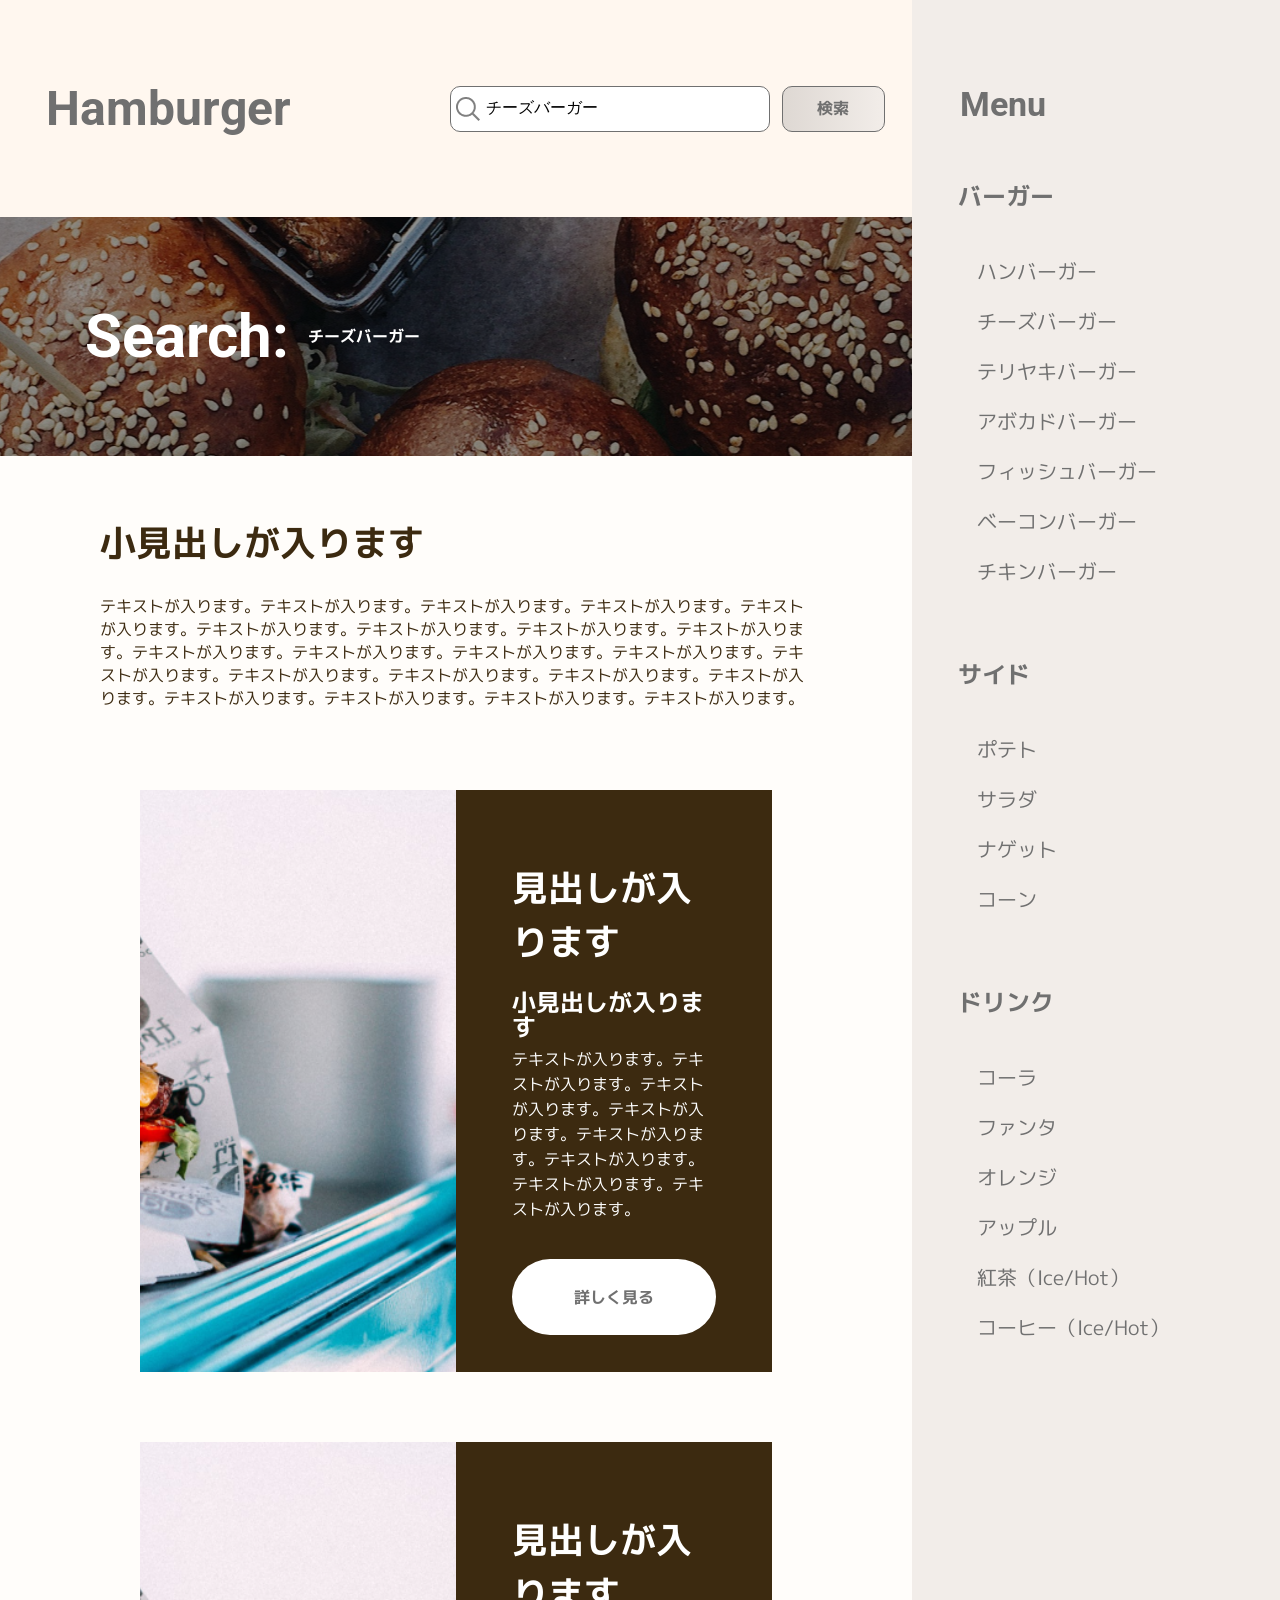
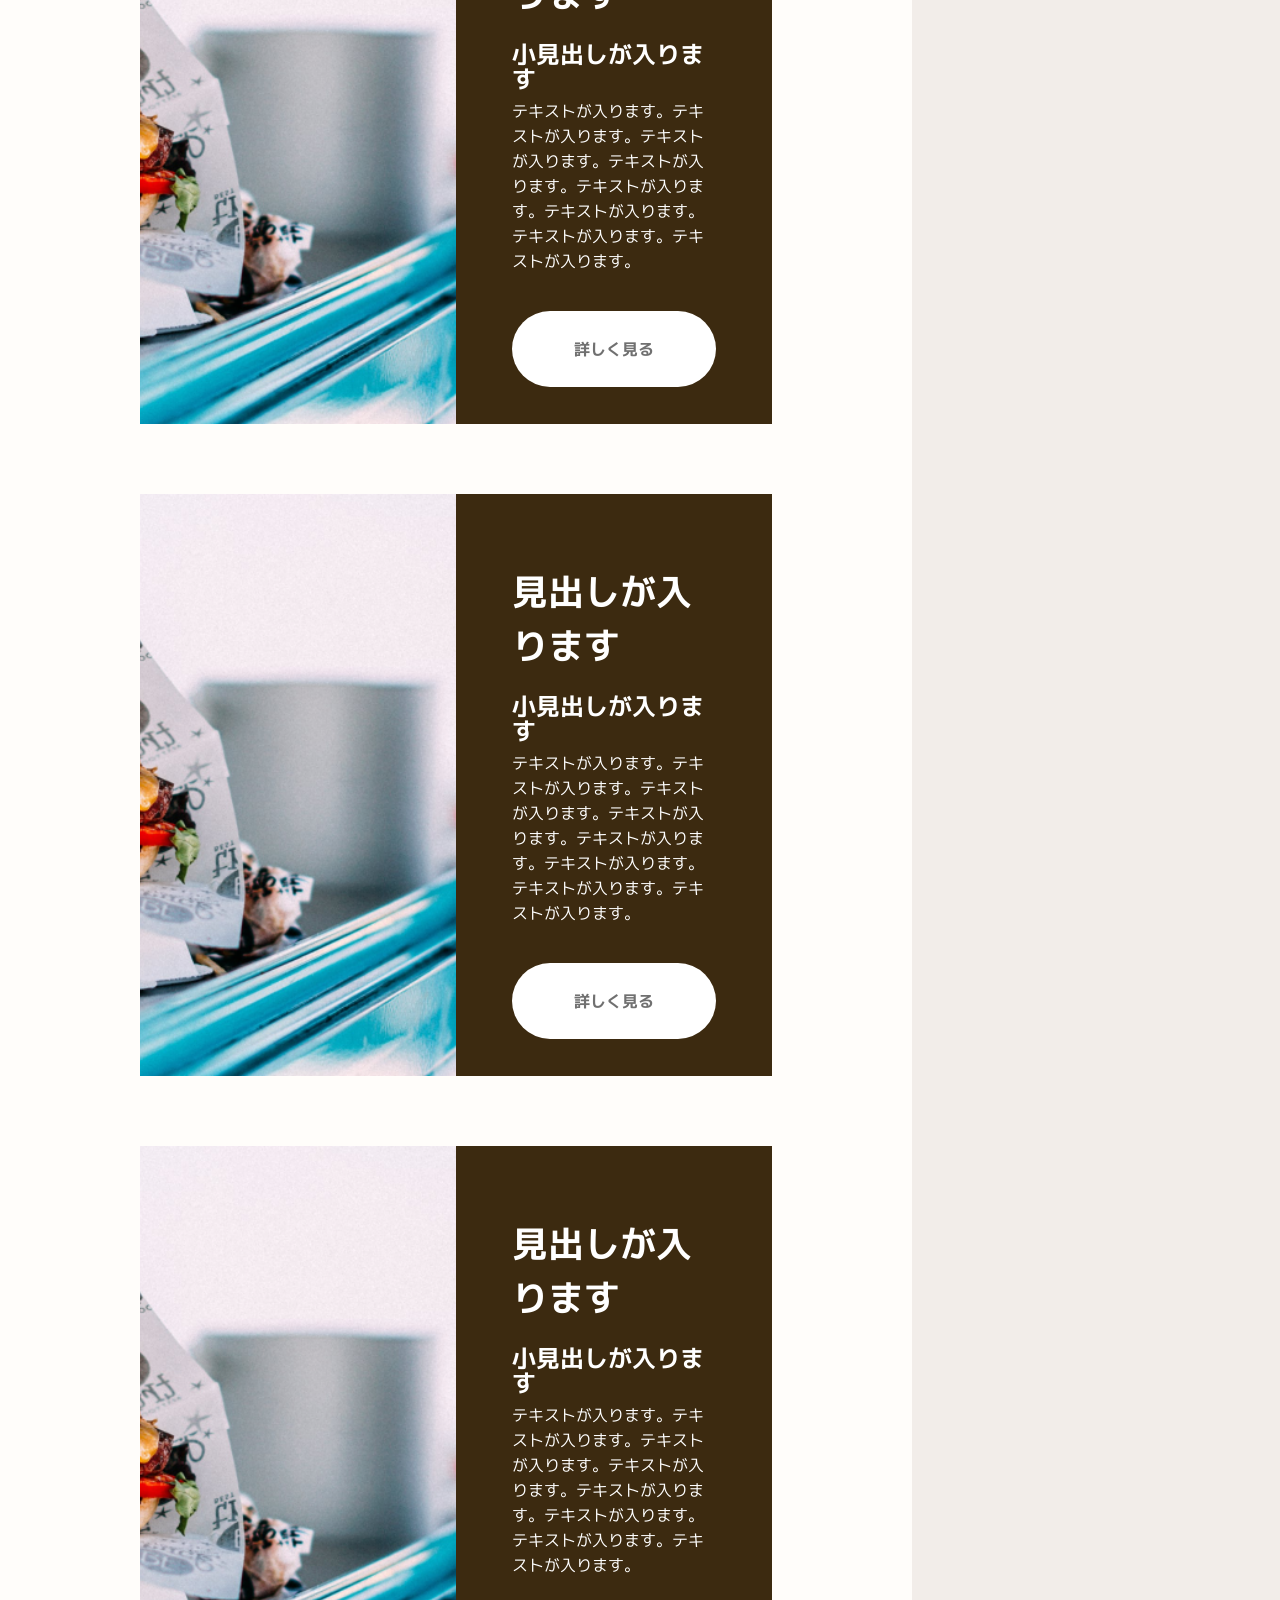
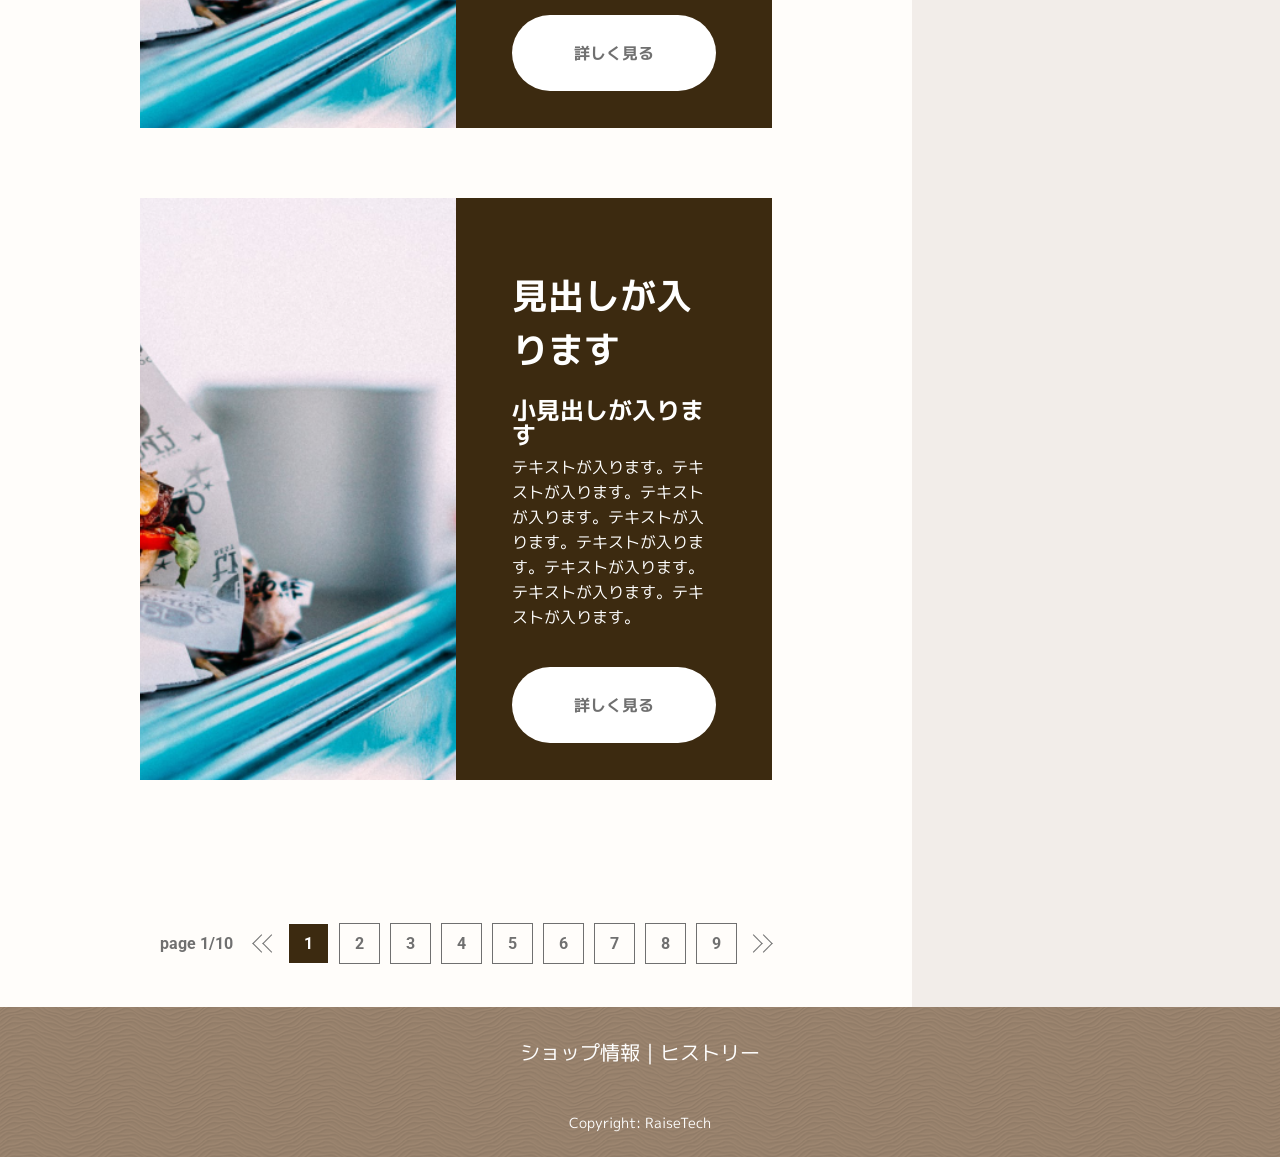
<file: archive-search.html>
<!DOCTYPE html>
<html lang="ja">

<head>
    <meta charset="UTF-8">
    <meta name="viewport" content="width=device-width, initial-scale=1.0">
    <link rel="stylesheet" href="/css/style.css">
    <link rel="shortcut icon" href="img/favicon.jpg">
    <link rel="preconnect" href="https://fonts.googleapis.com">
    <link rel="preconnect" href="https://fonts.gstatic.com" crossorigin>
    <link href="https://fonts.googleapis.com/css2?family=M+PLUS+1p:wght@400;700&display=swap" rel="stylesheet">
    <link rel="preconnect" href="https://fonts.googleapis.com">
    <link rel="preconnect" href="https://fonts.gstatic.com" crossorigin>
    <link href="https://fonts.googleapis.com/css2?family=Roboto:ital,wght@0,100..900;1,100..900&display=swap"
        rel="stylesheet">

    <title>Hamburger</title>
</head>

<body>
    <div class="c-container">
        <nav class="p-side-menu is-close">
            <h2 class="p-side-menu__title font-roboto">
                <a class="p-side-menu__li__menu__a" href="#">Menu</a>
            </h2>

            <ul class="p-side-menu__li__wrap">
                <li class="p-side-menu__li font-mplus-700">
                    <a class="p-side-menu__li__menu__a" href="#">バーガー</a>

                    <ul class="p-side-menu__li__menu font-mplus-400">
                        <li><a class="p-side-menu__li__menu__a" href="#">ハンバーガー</a></li>
                        <li><a class="p-side-menu__li__menu__a" href="#">チーズバーガー</a></li>
                        <li><a class="p-side-menu__li__menu__a" href="#">テリヤキバーガー</a></li>
                        <li><a class="p-side-menu__li__menu__a" href="#">アボカドバーガー</a></li>
                        <li><a class="p-side-menu__li__menu__a" href="#">フィッシュバーガー</a></li>
                        <li><a class="p-side-menu__li__menu__a" href="#">ベーコンバーガー</a></li>
                        <li><a class="p-side-menu__li__menu__a" href="#">チキンバーガー</a></li>
                    </ul>
                </li>

                <li class="p-side-menu__li font-mplus-700">
                    <a class="p-side-menu__li__menu__a" href="#">サイド</a>
                    <ul class="p-side-menu__li__menu font-mplus-400">
                        <li><a class="p-side-menu__li__menu__a" href="#">ポテト</a></li>
                        <li><a class="p-side-menu__li__menu__a" href="#">サラダ</a></li>
                        <li><a class="p-side-menu__li__menu__a" href="#">ナゲット</a></li>
                        <li><a class="p-side-menu__li__menu__a" href="#">コーン</a></li>
                    </ul>
                </li>

                <li class="p-side-menu__li font-mplus-700">
                    <a class="p-side-menu__li__menu__a" href="#">ドリンク</a>
                    <ul class="p-side-menu__li__menu font-mplus-400">
                        <li><a class="p-side-menu__li__menu__a" href="#"><a class="p-side-menu__li__menu__a"
                                    href="#">コーラ</a></li>
                        <li><a class="p-side-menu__li__menu__a" href="#">ファンタ</a></li>
                        <li><a class="p-side-menu__li__menu__a" href="#">オレンジ</a></li>
                        <li><a class="p-side-menu__li__menu__a" href="#">アップル</a></li>
                        <li><a class="p-side-menu__li__menu__a" href="#">紅茶（Ice/Hot）</a></li>
                        <li><a class="p-side-menu__li__menu__a" href="#">コーヒー（Ice/Hot）</a></li>
                    </ul>
                </li>

            </ul>
        </nav>

        <div class="l-main-area">
            <header class="l-header">
                <h1 class="p-title font-roboto">Hamburger</h1>
                <search class="p-search">
                    <form class="p-search__form" action="#">
                        <input class="p-search__input" type="search" value="チーズバーガー" />
                        <button class="p-search__btn font-mplus-700" type="submit">検索</button>
                    </form>
                </search>

                <button class="c-menu-btn__sptb">
                    <span class="js-menu-text font-roboto">Menu</span>
                    <span class="js-icon__close c-icon__close"></span> <!-- 擬似要素でバツを作る -->
                </button>

            </header>

            <main class="l-archive">
                <div class="p-archive-visual">
                    <div class="p-archive-visual__textwrap">
                        <h2 class="p-archive-visual__title font-roboto">Search:</h2>
                        <p class="p-archive-visual__text font-mplus-700">チーズバーガー</p>
                    </div>
                </div>


                <section class="p-archive__text-area">
                    <h2 class="font-mplus-700 p-archive__text-area__title">小見出しが入ります</h2>
                    <p class="font-mplus-400 p-archive__text-area__text">
                        テキストが入ります。テキストが入ります。テキストが入ります。テキストが入ります。テキストが入ります。テキストが入ります。テキストが入ります。テキストが入ります。テキストが入ります。テキストが入ります。テキストが入ります。テキストが入ります。テキストが入ります。テキストが入ります。テキストが入ります。テキストが入ります。テキストが入ります。テキストが入ります。テキストが入ります。テキストが入ります。テキストが入ります。テキストが入ります。
                    </p>
                </section>

                <section class="p-archive__card-area">

                    <figure class="p-archive__card-area__card">
                        <!-- sp: 〜767px / tb: 768〜1024px / pc: 1025px〜 -->
                        <picture class="p-archive__card-area__img-wrap">
                            <source media="(min-width: 1025px)" srcset="./img/archive-card-pc.png">
                            <source media="(min-width: 768px)" srcset="./img/archive-card-tb.png">
                            <img class="p-archive__card-area__img" src="./img/archive-card-sp.png" alt="窓辺のハンバーガー">
                        </picture>


                        <figcaption class="p-archive__card-area__text-wrap">
                            <h2 class="font-mplus-700 p-archive__card-area__h2">見出しが入ります</h2>
                            <h3 class="font-mplus-700 p-archive__card-area__h3">小見出しが入ります</h3>
                            <p class="font-mplus-400 p-archive__card-area__p">
                                テキストが入ります。テキストが入ります。テキストが入ります。テキストが入ります。テキストが入ります。テキストが入ります。テキストが入ります。テキストが入ります。
                            </p>
                            <div class="p-archive__card-area__btn-area">
                                <a class="font-mplus-700 p-archive__card-area__btn" href="#">詳しく見る</a>
                            </div>

                        </figcaption>
                    </figure>


                    <figure class="p-archive__card-area__card">
                        <!-- sp: 〜767px / tb: 768〜1024px / pc: 1025px〜 -->
                        <picture class="p-archive__card-area__img-wrap">
                            <source media="(min-width: 1025px)" srcset="./img/archive-card-pc.png">
                            <source media="(min-width: 768px)" srcset="./img/archive-card-tb.png">
                            <img class="p-archive__card-area__img" src="./img/archive-card-sp.png" alt="窓辺のハンバーガー">
                        </picture>


                        <figcaption class="p-archive__card-area__text-wrap">
                            <h2 class="font-mplus-700 p-archive__card-area__h2">見出しが入ります</h2>
                            <h3 class="font-mplus-700 p-archive__card-area__h3">小見出しが入ります</h3>
                            <p class="font-mplus-400 p-archive__card-area__p">
                                テキストが入ります。テキストが入ります。テキストが入ります。テキストが入ります。テキストが入ります。テキストが入ります。テキストが入ります。テキストが入ります。
                            </p>
                            <div class="p-archive__card-area__btn-area">
                                <a class="font-mplus-700 p-archive__card-area__btn" href="#">詳しく見る</a>
                            </div>

                        </figcaption>
                    </figure>

                    <figure class="p-archive__card-area__card">
                        <!-- sp: 〜767px / tb: 768〜1024px / pc: 1025px〜 -->
                        <picture class="p-archive__card-area__img-wrap">
                            <source media="(min-width: 1025px)" srcset="./img/archive-card-pc.png">
                            <source media="(min-width: 768px)" srcset="./img/archive-card-tb.png">
                            <img class="p-archive__card-area__img" src="./img/archive-card-sp.png" alt="窓辺のハンバーガー">
                        </picture>


                        <figcaption class="p-archive__card-area__text-wrap">
                            <h2 class="font-mplus-700 p-archive__card-area__h2">見出しが入ります</h2>
                            <h3 class="font-mplus-700 p-archive__card-area__h3">小見出しが入ります</h3>
                            <p class="font-mplus-400 p-archive__card-area__p">
                                テキストが入ります。テキストが入ります。テキストが入ります。テキストが入ります。テキストが入ります。テキストが入ります。テキストが入ります。テキストが入ります。
                            </p>
                            <div class="p-archive__card-area__btn-area">
                                <a class="font-mplus-700 p-archive__card-area__btn" href="#">詳しく見る</a>
                            </div>

                        </figcaption>
                    </figure>

                    <figure class="p-archive__card-area__card">
                        <!-- sp: 〜767px / tb: 768〜1024px / pc: 1025px〜 -->
                        <picture class="p-archive__card-area__img-wrap">
                            <source media="(min-width: 1025px)" srcset="./img/archive-card-pc.png">
                            <source media="(min-width: 768px)" srcset="./img/archive-card-tb.png">
                            <img class="p-archive__card-area__img" src="./img/archive-card-sp.png" alt="窓辺のハンバーガー">
                        </picture>


                        <figcaption class="p-archive__card-area__text-wrap">
                            <h2 class="font-mplus-700 p-archive__card-area__h2">見出しが入ります</h2>
                            <h3 class="font-mplus-700 p-archive__card-area__h3">小見出しが入ります</h3>
                            <p class="font-mplus-400 p-archive__card-area__p">
                                テキストが入ります。テキストが入ります。テキストが入ります。テキストが入ります。テキストが入ります。テキストが入ります。テキストが入ります。テキストが入ります。
                            </p>
                            <div class="p-archive__card-area__btn-area">
                                <a class="font-mplus-700 p-archive__card-area__btn" href="#">詳しく見る</a>
                            </div>

                        </figcaption>
                    </figure>

                    <figure class="p-archive__card-area__card">
                        <!-- sp: 〜767px / tb: 768〜1024px / pc: 1025px〜 -->
                        <picture class="p-archive__card-area__img-wrap">
                            <source media="(min-width: 1025px)" srcset="./img/archive-card-pc.png">
                            <source media="(min-width: 768px)" srcset="./img/archive-card-tb.png">
                            <img class="p-archive__card-area__img" src="./img/archive-card-sp.png" alt="窓辺のハンバーガー">
                        </picture>


                        <figcaption class="p-archive__card-area__text-wrap">
                            <h2 class="font-mplus-700 p-archive__card-area__h2">見出しが入ります</h2>
                            <h3 class="font-mplus-700 p-archive__card-area__h3">小見出しが入ります</h3>
                            <p class="font-mplus-400 p-archive__card-area__p">
                                テキストが入ります。テキストが入ります。テキストが入ります。テキストが入ります。テキストが入ります。テキストが入ります。テキストが入ります。テキストが入ります。
                            </p>
                            <div class="p-archive__card-area__btn-area">
                                <a class="font-mplus-700 p-archive__card-area__btn" href="#">詳しく見る</a>
                            </div>

                        </figcaption>
                    </figure>
                </section>


                <nav class="p-page-num font-roboto">
                    <p class="p-page-num__now-page">page 1/10</p>

                    <div class="p-page-num__nav">
                        <button class="c-icon__arrow">
                            <span class="c-icon__arrow__right"></span>
                            <span class="c-icon__arrow__right"></span>
                        </button>
                        <a class="p-page-num__text font-mplus-400" href="#">前へ</a>
                    </div>

                    <div class="p-page-num__btn-wrap">
                        <a class="p-page-num__btn p-page-num__btn__first" href="#">1</a>
                        <a class="p-page-num__btn" href="#">2</a>
                        <a class="p-page-num__btn" href="#">3</a>
                        <a class="p-page-num__btn" href="#">4</a>
                        <a class="p-page-num__btn" href="#">5</a>
                        <a class="p-page-num__btn" href="#">6</a>
                        <a class="p-page-num__btn" href="#">7</a>
                        <a class="p-page-num__btn" href="#">8</a>
                        <a class="p-page-num__btn" href="#">9</a>
                    </div>

                    <div class="p-page-num__nav">
                        <a class="p-page-num__text font-mplus-400" href="#">次へ</a>

                        <button class="c-icon__arrow">
                            <span class="c-icon__arrow__left"></span>
                            <span class="c-icon__arrow__left"></span>
                        </button>
                    </div>
                </nav>
            </main>
        </div>
    </div>


    <footer class="l-footer">
        <div class="p-footer-link font-mplus-400">
            <a href="" class="p-footer-link__text p-footer-link__text__hover">ショップ情報</a>
            <p class="p-footer-link__text">｜</p>
            <a href="" class="p-footer-link__text p-footer-link__text__hover">ヒストリー</a>
        </div>
        <small class="p-footer__copy font-mplus-400">Copyright: RaiseTech</small>
    </footer>

    <script src="./js/main.js"></script>
    <script src="./js/link.js"></script>


</body>

</html>
</file>
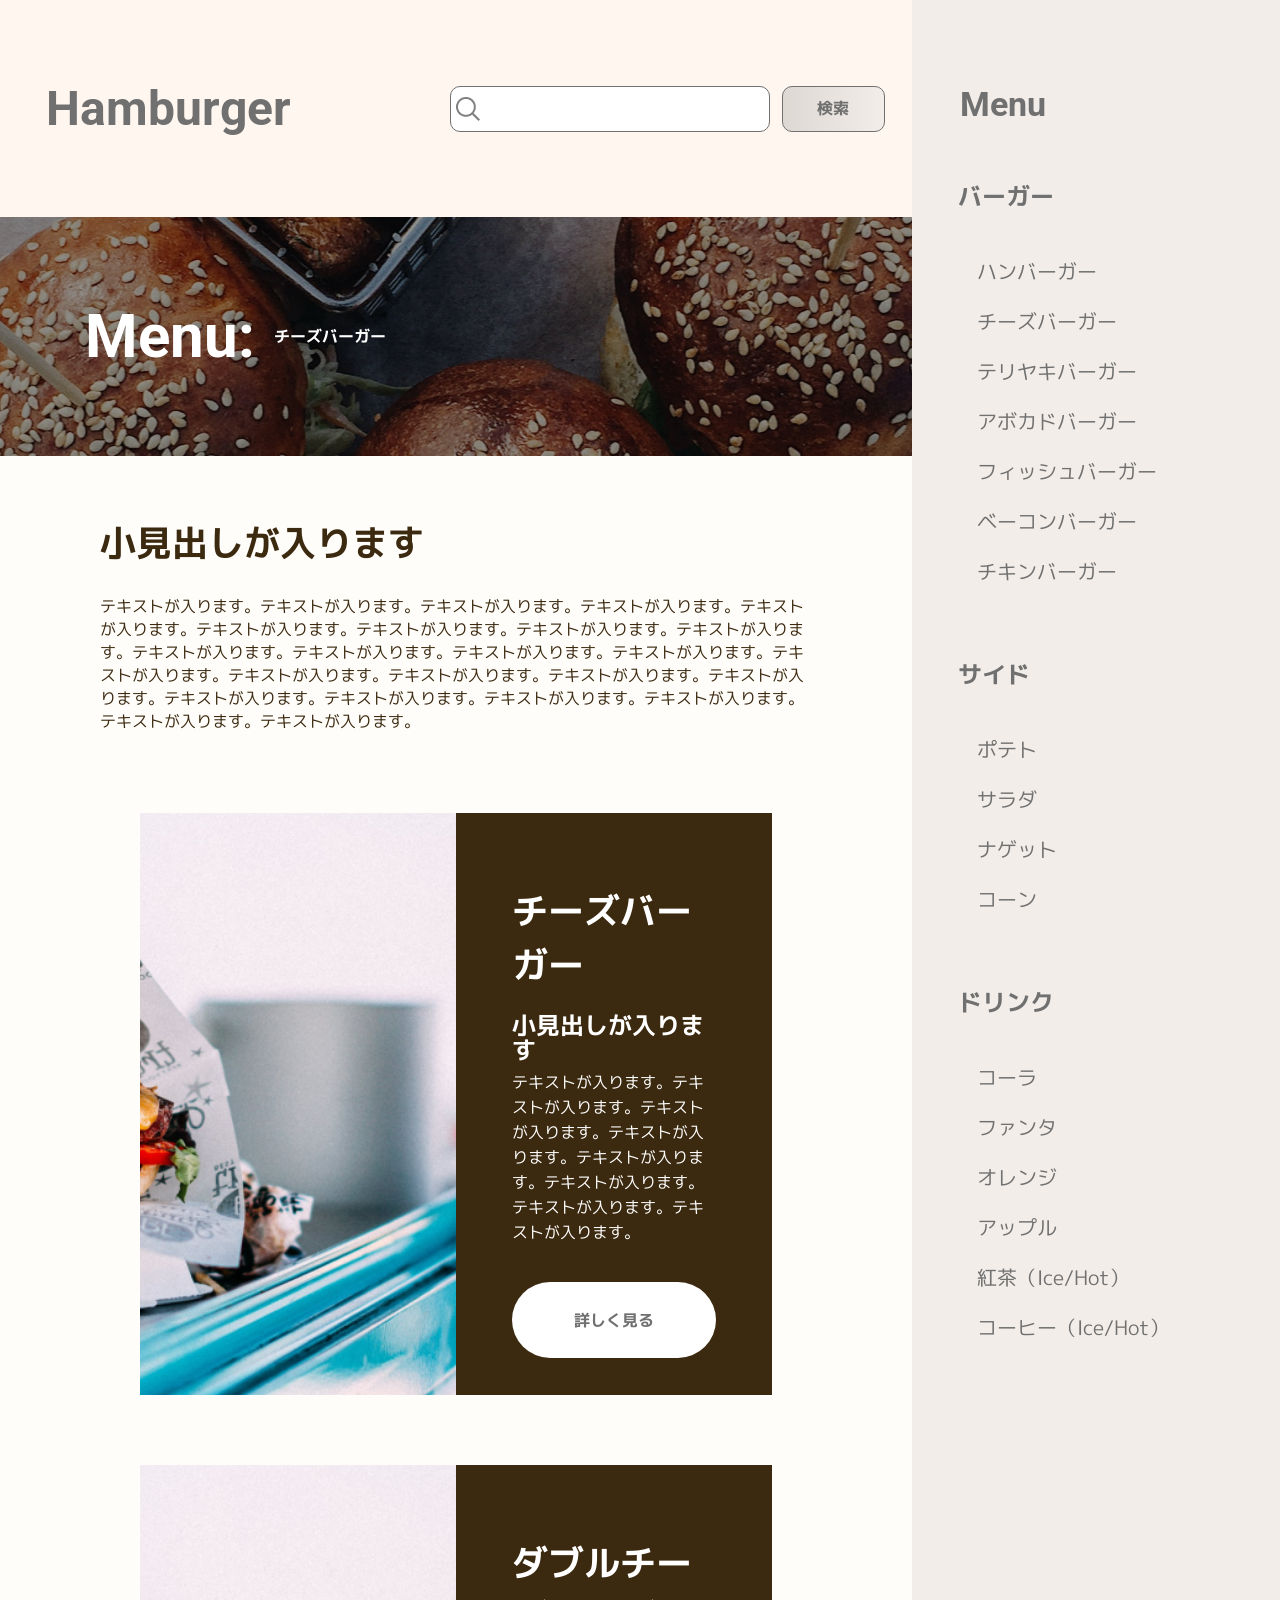
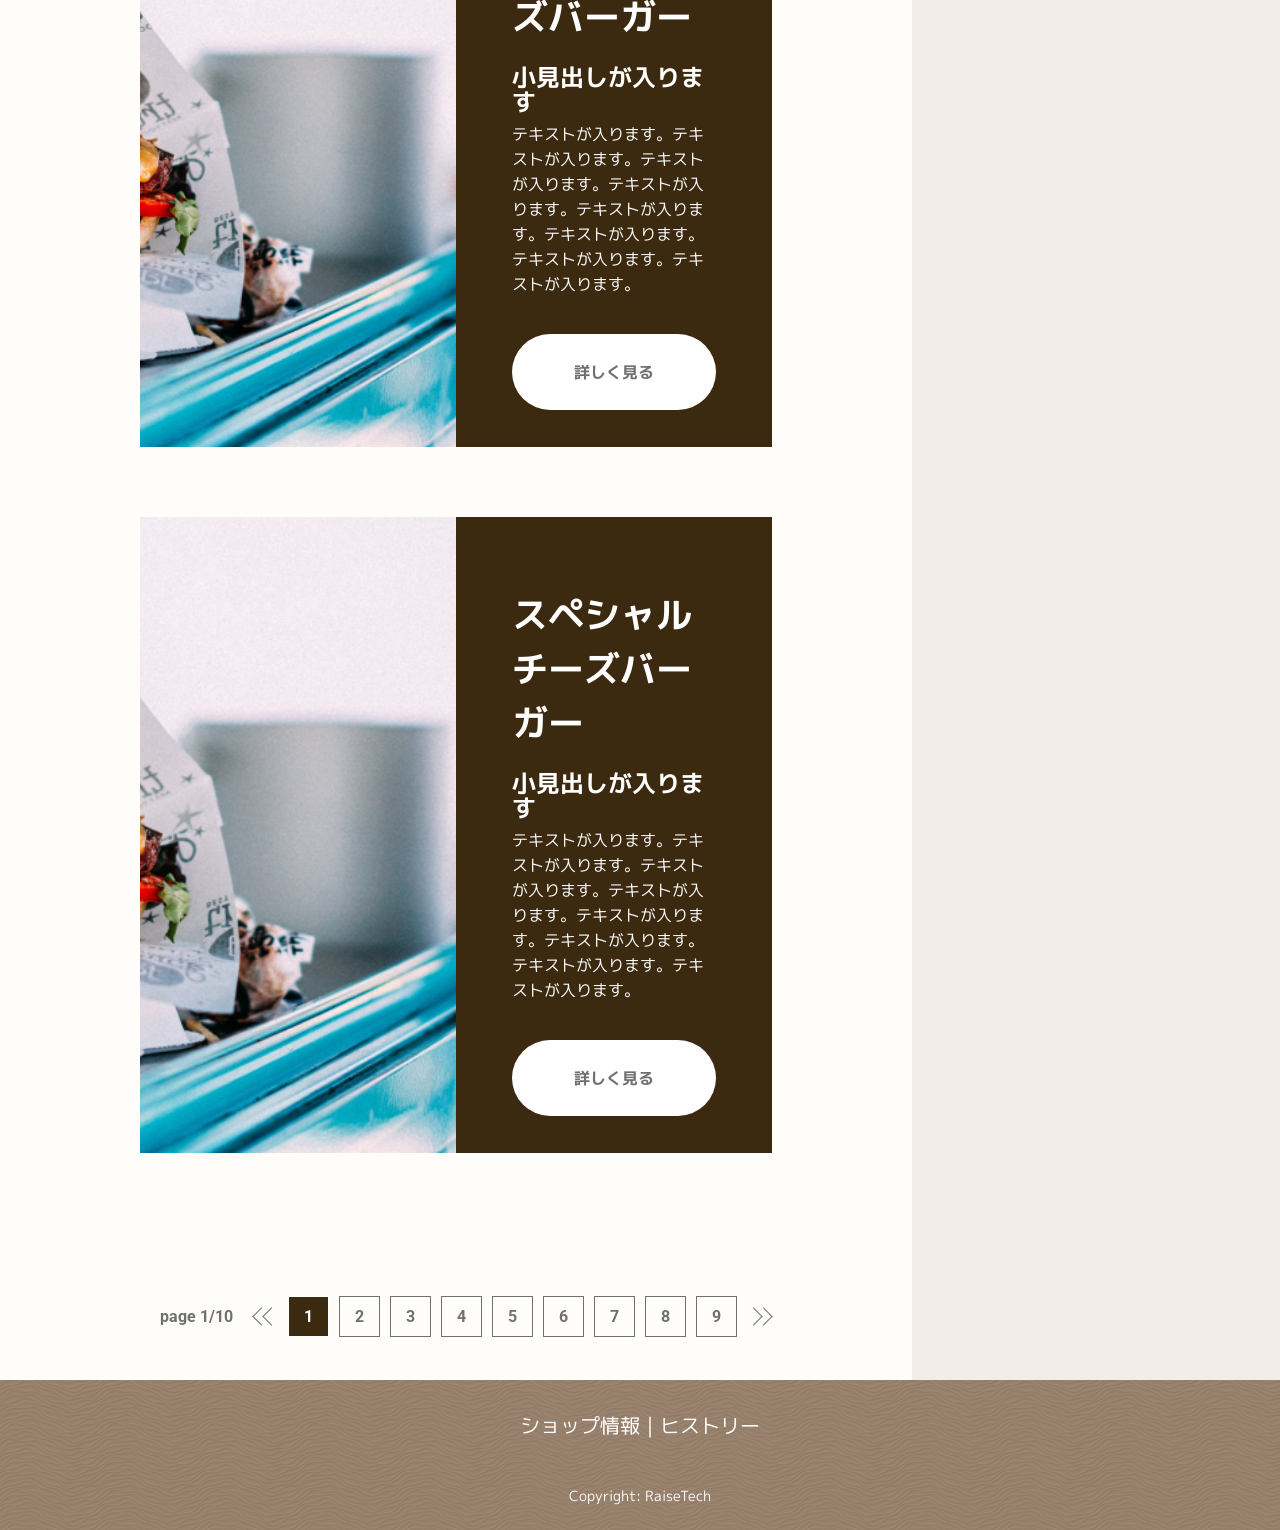
<file: archive.html>
<!DOCTYPE html>
<html lang="ja">

<head>
    <meta charset="UTF-8">
    <meta name="viewport" content="width=device-width, initial-scale=1.0">
    <link rel="stylesheet" href="/css/style.css">
    <link rel="shortcut icon" href="img/favicon.jpg">
    <link rel="preconnect" href="https://fonts.googleapis.com">
    <link rel="preconnect" href="https://fonts.gstatic.com" crossorigin>
    <link href="https://fonts.googleapis.com/css2?family=M+PLUS+1p:wght@400;700&display=swap" rel="stylesheet">
    <link rel="preconnect" href="https://fonts.googleapis.com">
    <link rel="preconnect" href="https://fonts.gstatic.com" crossorigin>
    <link href="https://fonts.googleapis.com/css2?family=Roboto:ital,wght@0,100..900;1,100..900&display=swap"
        rel="stylesheet">

    <title>Hamburger</title>
</head>

<body>
    <div class="c-container">
        <nav class="p-side-menu is-close">
            <h2 class="p-side-menu__title font-roboto">
                <a class="p-side-menu__li__menu__a" href="#">Menu</a>
            </h2>

            <ul class="p-side-menu__li__wrap">
                <li class="p-side-menu__li font-mplus-700">
                    <a class="p-side-menu__li__menu__a" href="#">バーガー</a>

                    <ul class="p-side-menu__li__menu font-mplus-400">
                        <li><a class="p-side-menu__li__menu__a" href="#">ハンバーガー</a></li>
                        <li><a class="p-side-menu__li__menu__a" href="#">チーズバーガー</a></li>
                        <li><a class="p-side-menu__li__menu__a" href="#">テリヤキバーガー</a></li>
                        <li><a class="p-side-menu__li__menu__a" href="#">アボカドバーガー</a></li>
                        <li><a class="p-side-menu__li__menu__a" href="#">フィッシュバーガー</a></li>
                        <li><a class="p-side-menu__li__menu__a" href="#">ベーコンバーガー</a></li>
                        <li><a class="p-side-menu__li__menu__a" href="#">チキンバーガー</a></li>
                    </ul>
                </li>

                <li class="p-side-menu__li font-mplus-700">
                    <a class="p-side-menu__li__menu__a" href="#">サイド</a>
                    <ul class="p-side-menu__li__menu font-mplus-400">
                        <li><a class="p-side-menu__li__menu__a" href="#">ポテト</a></li>
                        <li><a class="p-side-menu__li__menu__a" href="#">サラダ</a></li>
                        <li><a class="p-side-menu__li__menu__a" href="#">ナゲット</a></li>
                        <li><a class="p-side-menu__li__menu__a" href="#">コーン</a></li>
                    </ul>
                </li>

                <li class="p-side-menu__li font-mplus-700">
                    <a class="p-side-menu__li__menu__a" href="#">ドリンク</a>
                    <ul class="p-side-menu__li__menu font-mplus-400">
                        <li><a class="p-side-menu__li__menu__a" href="#"><a class="p-side-menu__li__menu__a"
                                    href="#">コーラ</a></li>
                        <li><a class="p-side-menu__li__menu__a" href="#">ファンタ</a></li>
                        <li><a class="p-side-menu__li__menu__a" href="#">オレンジ</a></li>
                        <li><a class="p-side-menu__li__menu__a" href="#">アップル</a></li>
                        <li><a class="p-side-menu__li__menu__a" href="#">紅茶（Ice/Hot）</a></li>
                        <li><a class="p-side-menu__li__menu__a" href="#">コーヒー（Ice/Hot）</a></li>
                    </ul>
                </li>

            </ul>
        </nav>

        <div class="l-main-area">
            <header class="l-header">
                <h1 class="p-title font-roboto">Hamburger</h1>
                <search class="p-search">
                    <form class="p-search__form" action="#">
                        <input class="p-search__input" type="search" />
                        <button class="p-search__btn font-mplus-700" type="submit">検索</button>
                    </form>
                </search>

                <button class="c-menu-btn__sptb">
                    <span class="js-menu-text font-roboto">Menu</span>
                    <span class="js-icon__close c-icon__close"></span>
                </button>

            </header>

            <main class="l-archive">
                <div class="p-archive-visual">
                    <div class="p-archive-visual__textwrap">
                        <h2 class="p-archive-visual__title font-roboto">Menu:</h2>
                        <p class="p-archive-visual__text font-mplus-700">チーズバーガー</p>
                    </div>
                </div>


                <section class="p-archive__text-area">
                    <h2 class="font-mplus-700 p-archive__text-area__title">小見出しが入ります</h2>
                    <p class="font-mplus-400 p-archive__text-area__text">
                        テキストが入ります。テキストが入ります。テキストが入ります。テキストが入ります。テキストが入ります。テキストが入ります。テキストが入ります。テキストが入ります。テキストが入ります。テキストが入ります。テキストが入ります。テキストが入ります。テキストが入ります。テキストが入ります。テキストが入ります。テキストが入ります。テキストが入ります。テキストが入ります。テキストが入ります。テキストが入ります。テキストが入ります。テキストが入ります。テキストが入ります。テキストが入ります。
                    </p>
                </section>

                <section class="p-archive__card-area">

                    <figure class="p-archive__card-area__card">
                        <!-- sp: 〜767px / tb: 768〜1024px / pc: 1025px〜 -->
                        <picture class="p-archive__card-area__img-wrap">
                            <source media="(min-width: 1025px)" srcset="./img/archive-card-pc.png">
                            <source media="(min-width: 768px)" srcset="./img/archive-card-tb.png">
                            <img class="p-archive__card-area__img" src="./img/archive-card-sp.png" alt="窓辺のハンバーガー">
                        </picture>


                        <figcaption class="p-archive__card-area__text-wrap">
                            <h2 class="font-mplus-700 p-archive__card-area__h2">チーズバーガー</h2>
                            <h3 class="font-mplus-700 p-archive__card-area__h3">小見出しが入ります</h3>
                            <p class="font-mplus-400 p-archive__card-area__p">
                                テキストが入ります。テキストが入ります。テキストが入ります。テキストが入ります。テキストが入ります。テキストが入ります。テキストが入ります。テキストが入ります。
                            </p>
                            <div class="p-archive__card-area__btn-area">
                                <a class="font-mplus-700 p-archive__card-area__btn" href="#">詳しく見る</a>
                            </div>

                        </figcaption>
                    </figure>

                    <figure class="p-archive__card-area__card">
                        <!-- sp: 〜767px / tb: 768〜1024px / pc: 1025px〜 -->
                        <picture class="p-archive__card-area__img-wrap">
                            <source media="(min-width: 1025px)" srcset="./img/archive-card-pc.png">
                            <source media="(min-width: 768px)" srcset="./img/archive-card-tb.png">
                            <img class="p-archive__card-area__img" src="./img/archive-card-sp.png" alt="窓辺のハンバーガー">
                        </picture>

                        <figcaption class="p-archive__card-area__text-wrap">
                            <h2 class="font-mplus-700 p-archive__card-area__h2">ダブルチーズバーガー</h2>
                            <h3 class="font-mplus-700 p-archive__card-area__h3">小見出しが入ります</h3>
                            <p class="font-mplus-400 p-archive__card-area__p">
                                テキストが入ります。テキストが入ります。テキストが入ります。テキストが入ります。テキストが入ります。テキストが入ります。テキストが入ります。テキストが入ります。</p>
                            <div class="p-archive__card-area__btn-area">
                                <a class="font-mplus-700 p-archive__card-area__btn" href="#">詳しく見る</a>
                            </div>
                        </figcaption>
                    </figure>

                    <figure class="p-archive__card-area__card">
                        <!-- sp: 〜767px / tb: 768〜1024px / pc: 1025px〜 -->
                        <picture class="p-archive__card-area__img-wrap">
                            <source media="(min-width: 1025px)" srcset="./img/archive-card-pc.png">
                            <source media="(min-width: 768px)" srcset="./img/archive-card-tb.png">
                            <img class="p-archive__card-area__img" src="./img/archive-card-sp.png" alt="窓辺のハンバーガー">
                        </picture>

                        <figcaption class="p-archive__card-area__text-wrap">
                            <h2 class="font-mplus-700 p-archive__card-area__h2">スペシャルチーズバーガー</h2>
                            <h3 class="font-mplus-700 p-archive__card-area__h3">小見出しが入ります</h3>
                            <p class="font-mplus-400 p-archive__card-area__p">
                                テキストが入ります。テキストが入ります。テキストが入ります。テキストが入ります。テキストが入ります。テキストが入ります。テキストが入ります。テキストが入ります。</p>
                            <div class="p-archive__card-area__btn-area">
                                <a class="font-mplus-700 p-archive__card-area__btn" href="#">詳しく見る</a>
                            </div>
                        </figcaption>
                    </figure>

                </section>


                <nav class="p-page-num font-roboto">
                    <p class="p-page-num__now-page">page 1/10</p>

                    <div class="p-page-num__nav">
                        <button class="c-icon__arrow">
                            <span class="c-icon__arrow__right"></span>
                            <span class="c-icon__arrow__right"></span>
                        </button>
                        <a class="p-page-num__text font-mplus-400" href="#">前へ</a>
                    </div>

                    <div class="p-page-num__btn-wrap">
                        <a class="p-page-num__btn p-page-num__btn__first" href="#">1</a>
                        <a class="p-page-num__btn" href="#">2</a>
                        <a class="p-page-num__btn" href="#">3</a>
                        <a class="p-page-num__btn" href="#">4</a>
                        <a class="p-page-num__btn" href="#">5</a>
                        <a class="p-page-num__btn" href="#">6</a>
                        <a class="p-page-num__btn" href="#">7</a>
                        <a class="p-page-num__btn" href="#">8</a>
                        <a class="p-page-num__btn" href="#">9</a>
                    </div>

                    <div class="p-page-num__nav">
                        <a class="p-page-num__text font-mplus-400" href="#">次へ</a>

                        <button class="c-icon__arrow">
                            <span class="c-icon__arrow__left"></span>
                            <span class="c-icon__arrow__left"></span>
                        </button>
                    </div>
                </nav>
            </main>
        </div>
    </div>


    <footer class="l-footer">
        <div class="p-footer-link font-mplus-400">
            <a href="" class="p-footer-link__text p-footer-link__text__hover">ショップ情報</a>
            <p class="p-footer-link__text">｜</p>
            <a href="" class="p-footer-link__text p-footer-link__text__hover">ヒストリー</a>
        </div>
        <small class="p-footer__copy font-mplus-400">Copyright: RaiseTech</small>
    </footer>

    <script src="./js/main.js"></script>
    <script src="./js/link.js"></script>

</body>

</html>
</file>
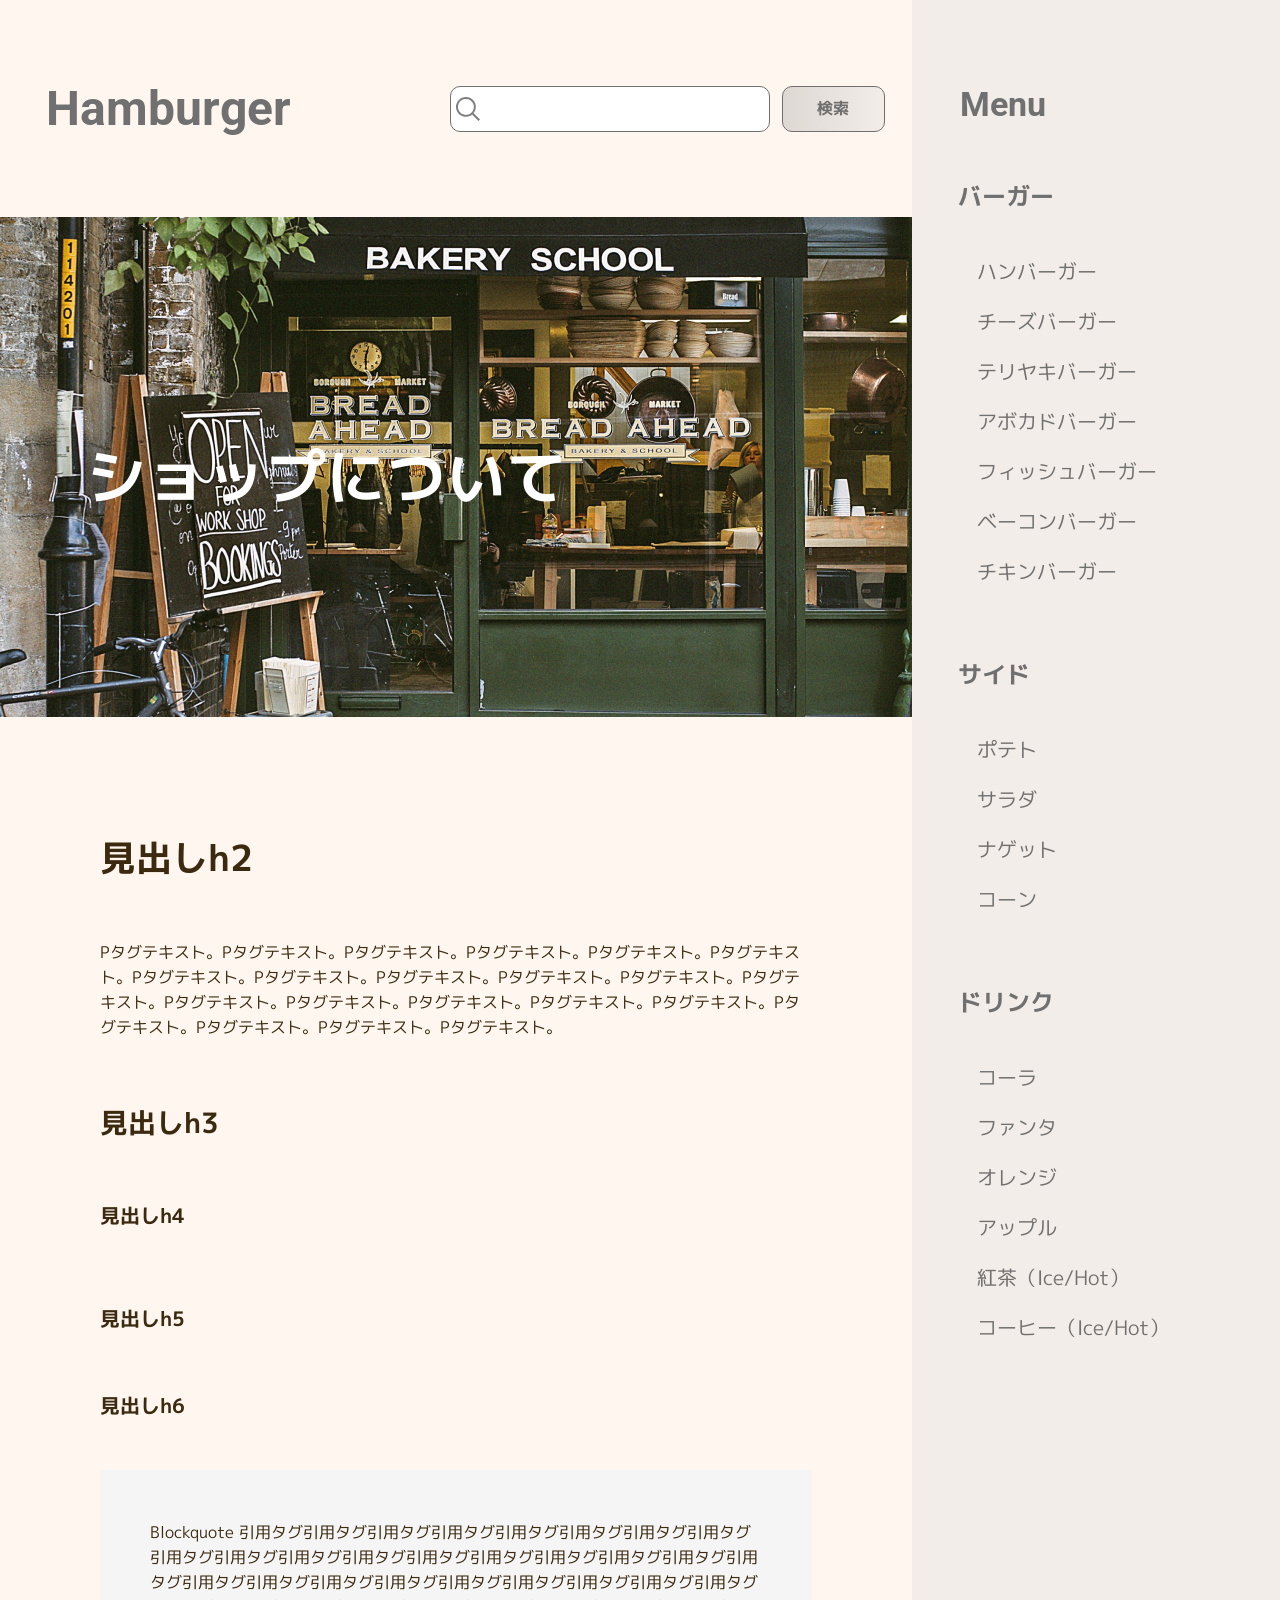
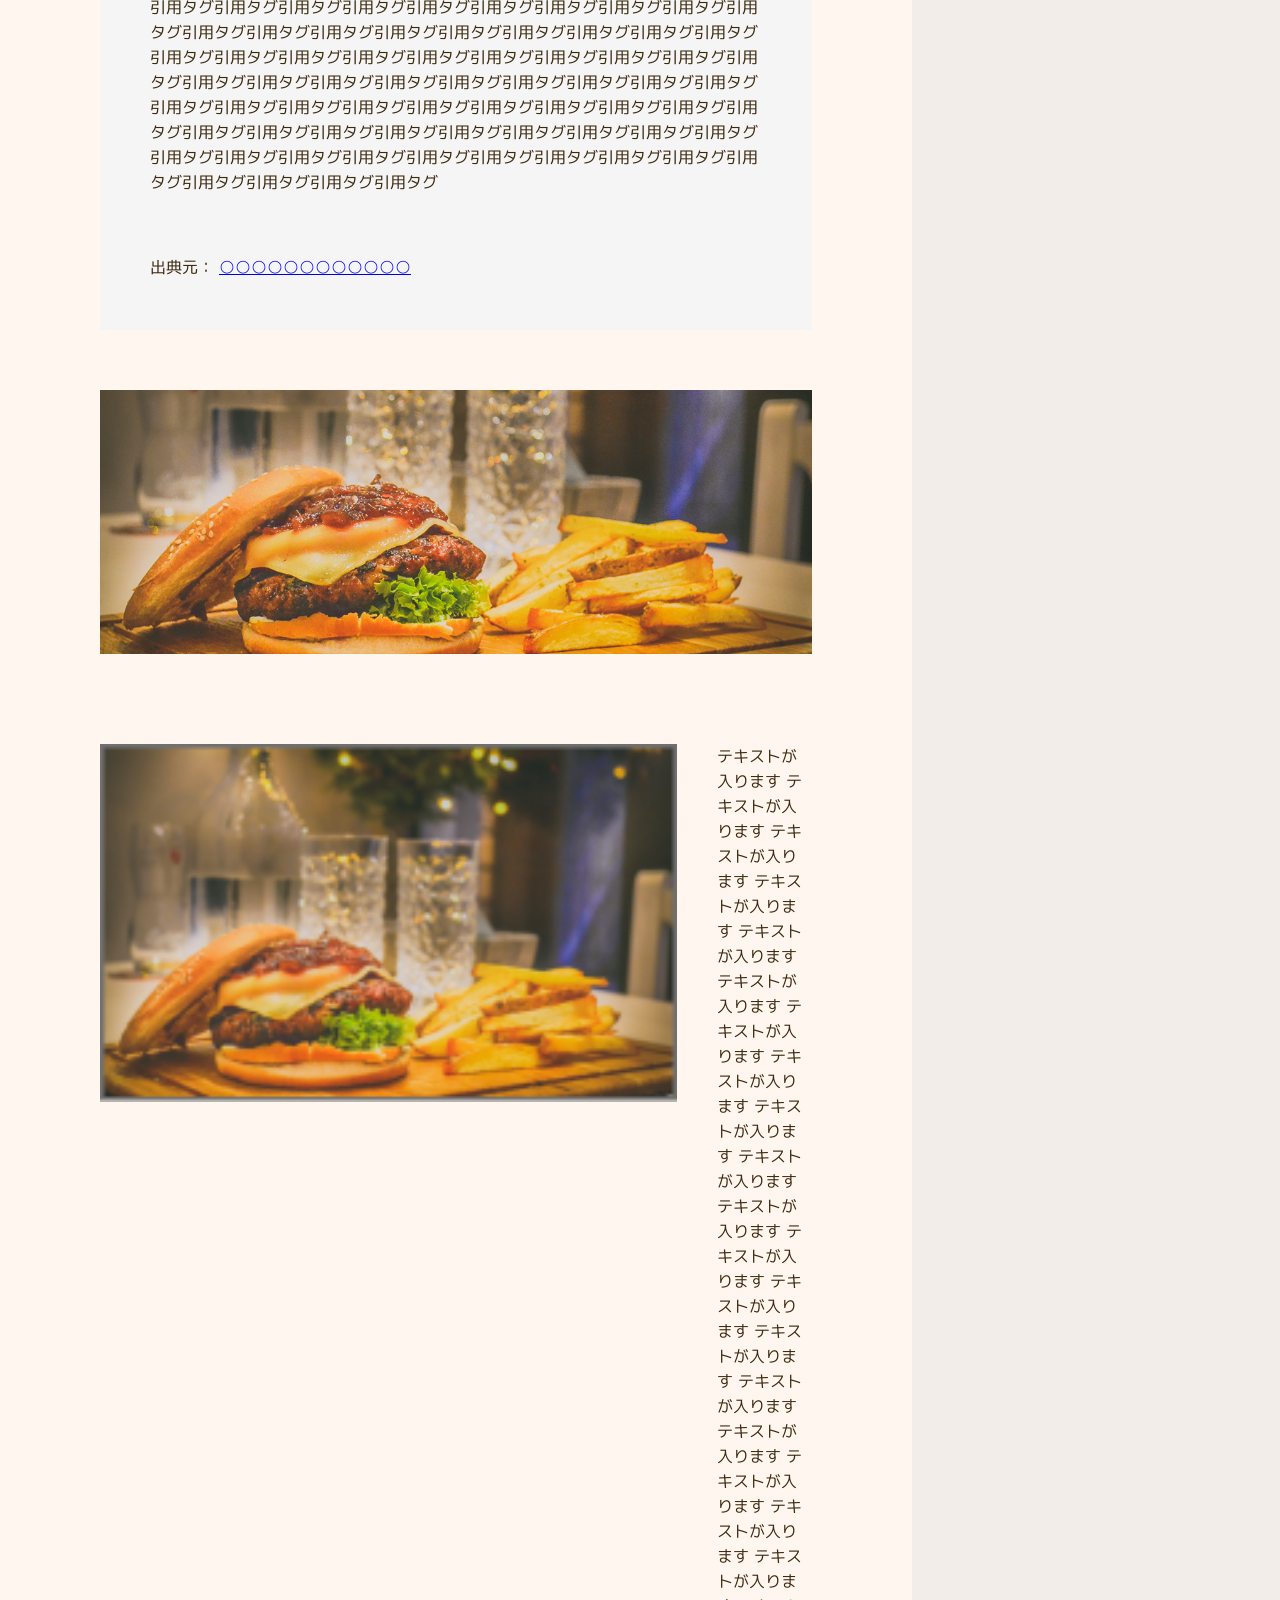
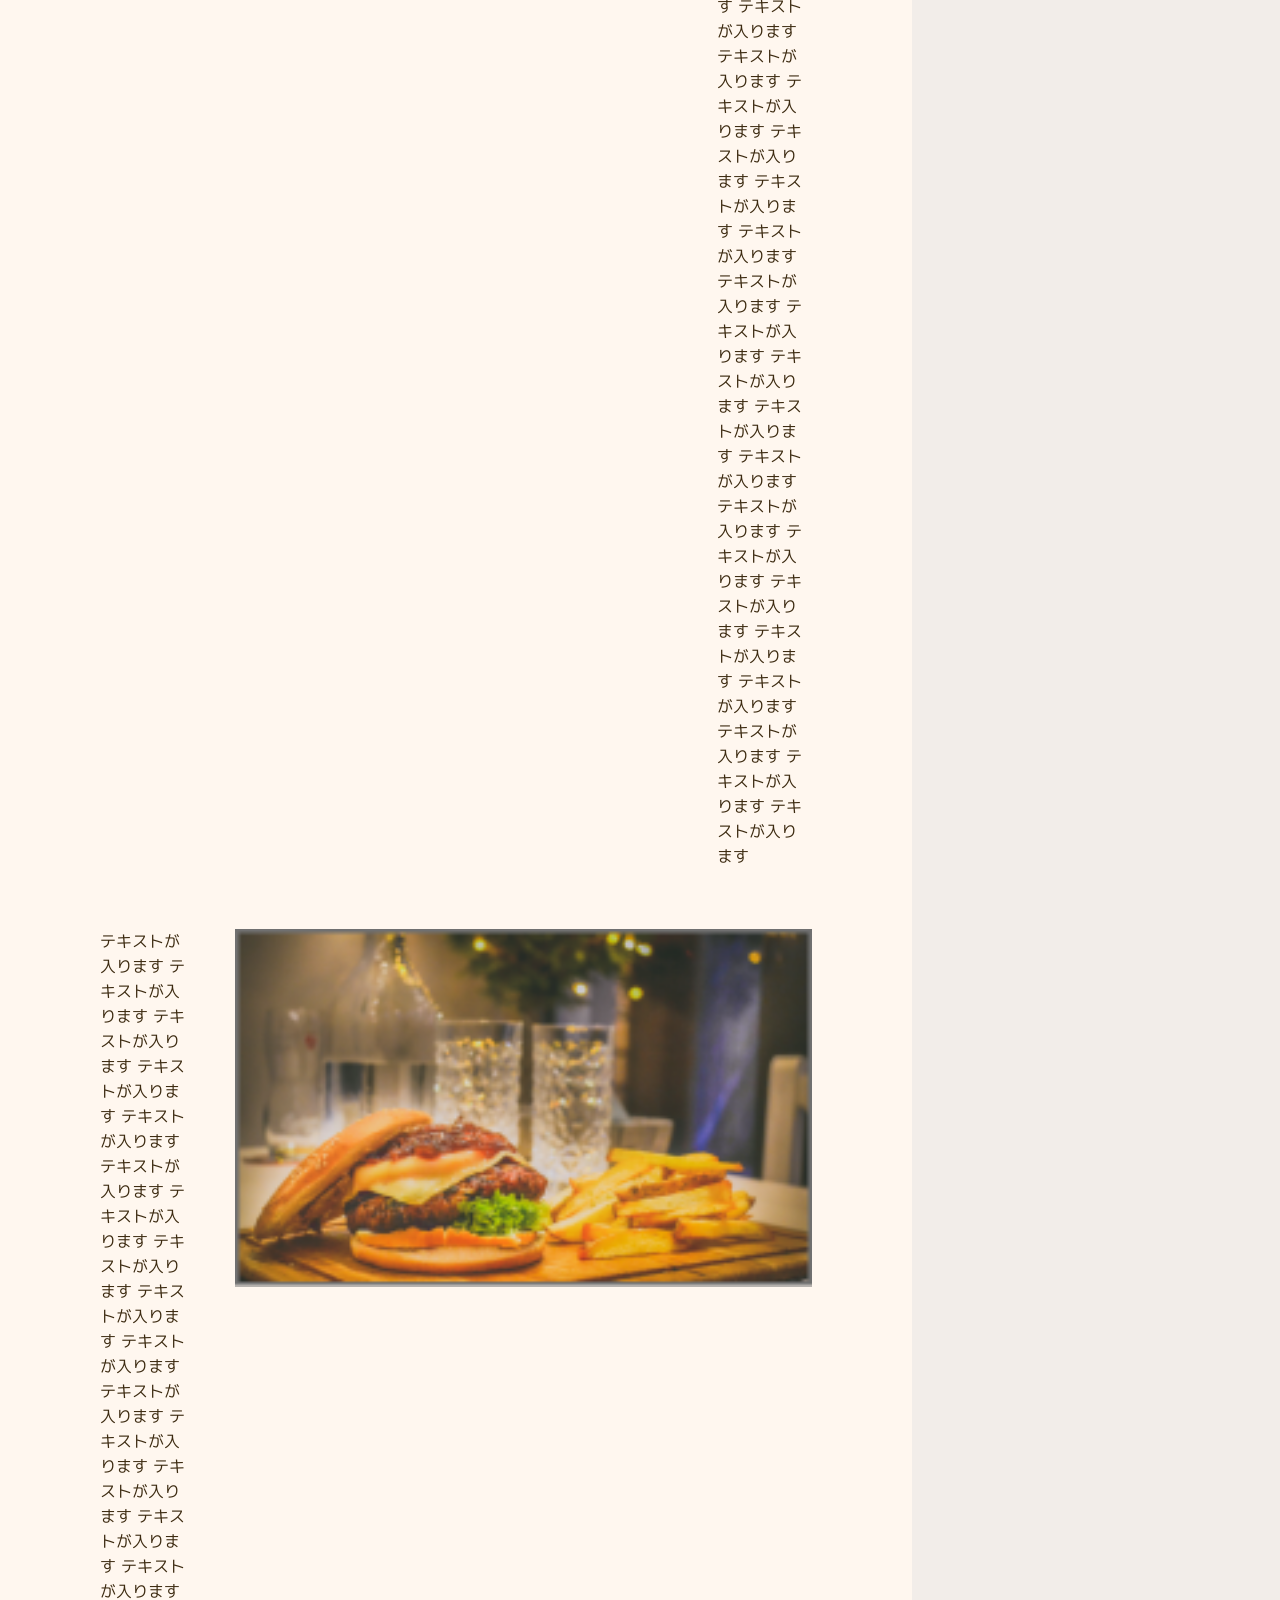
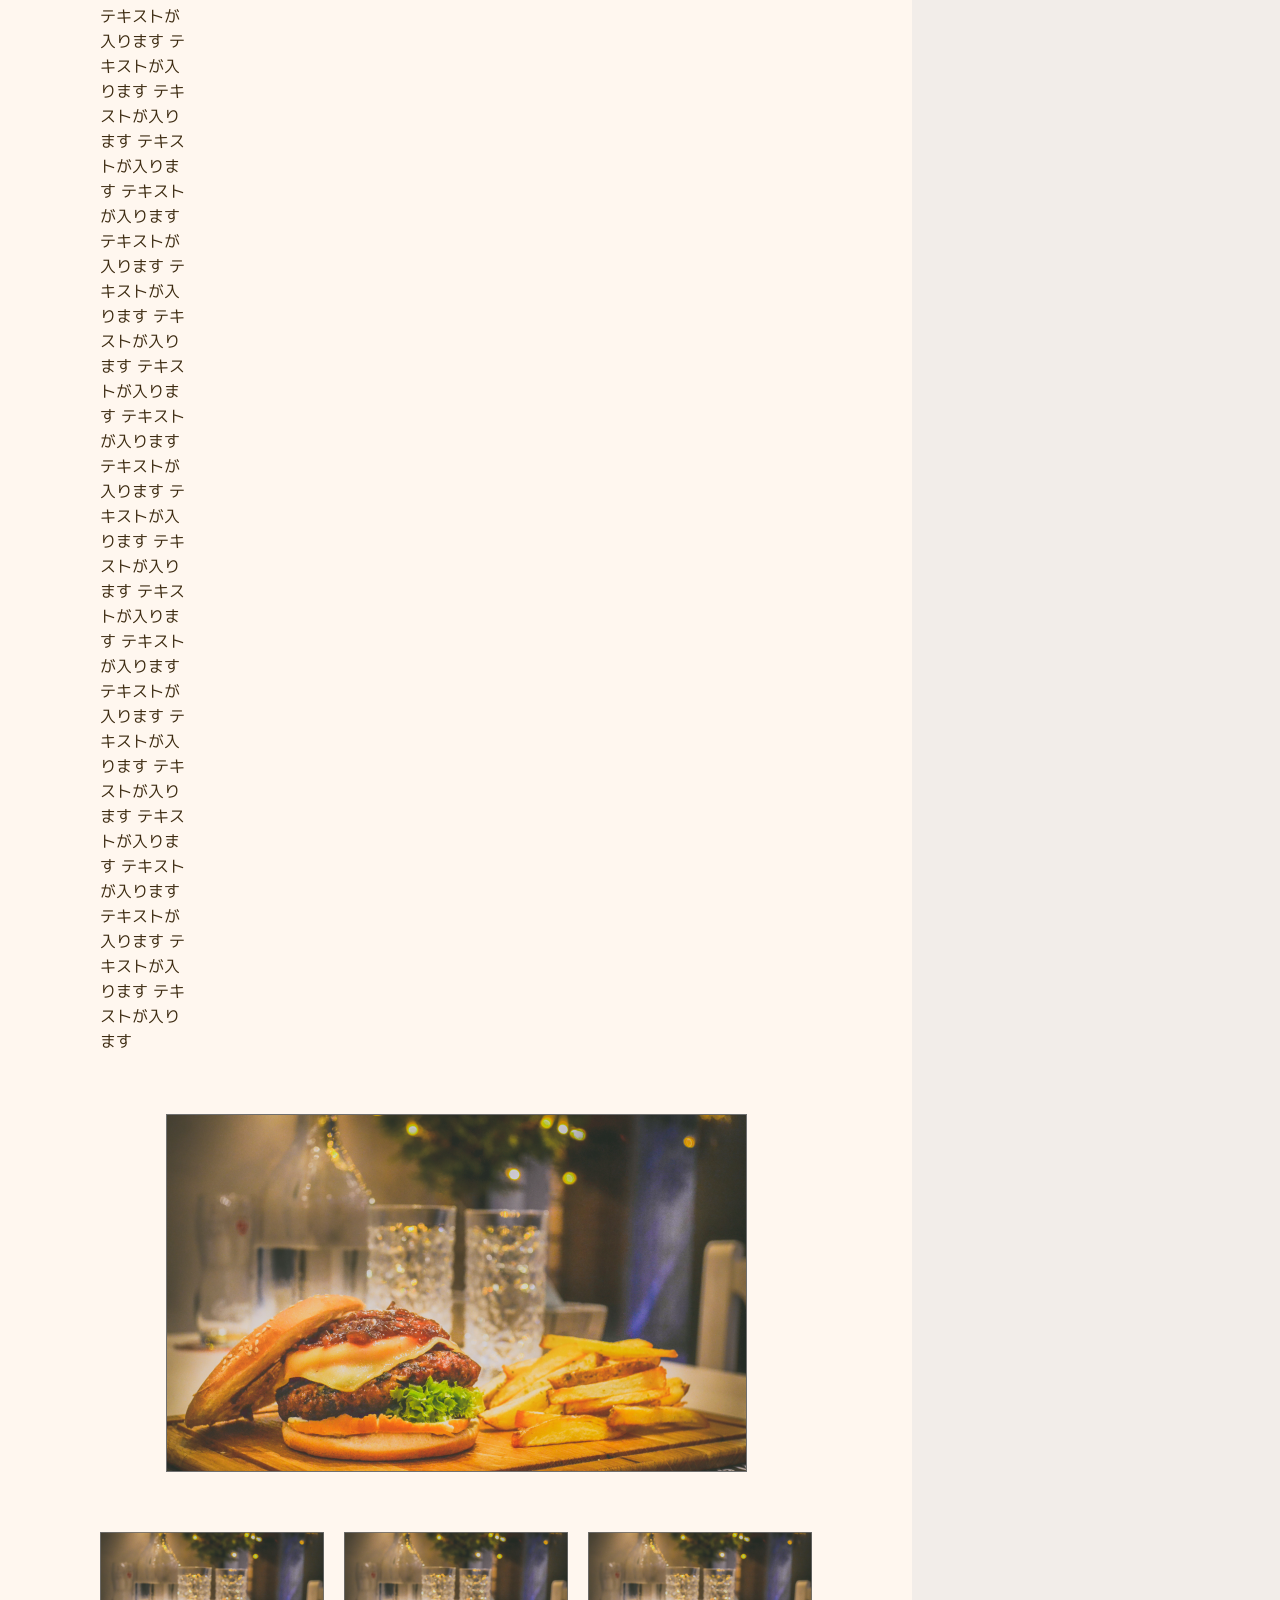
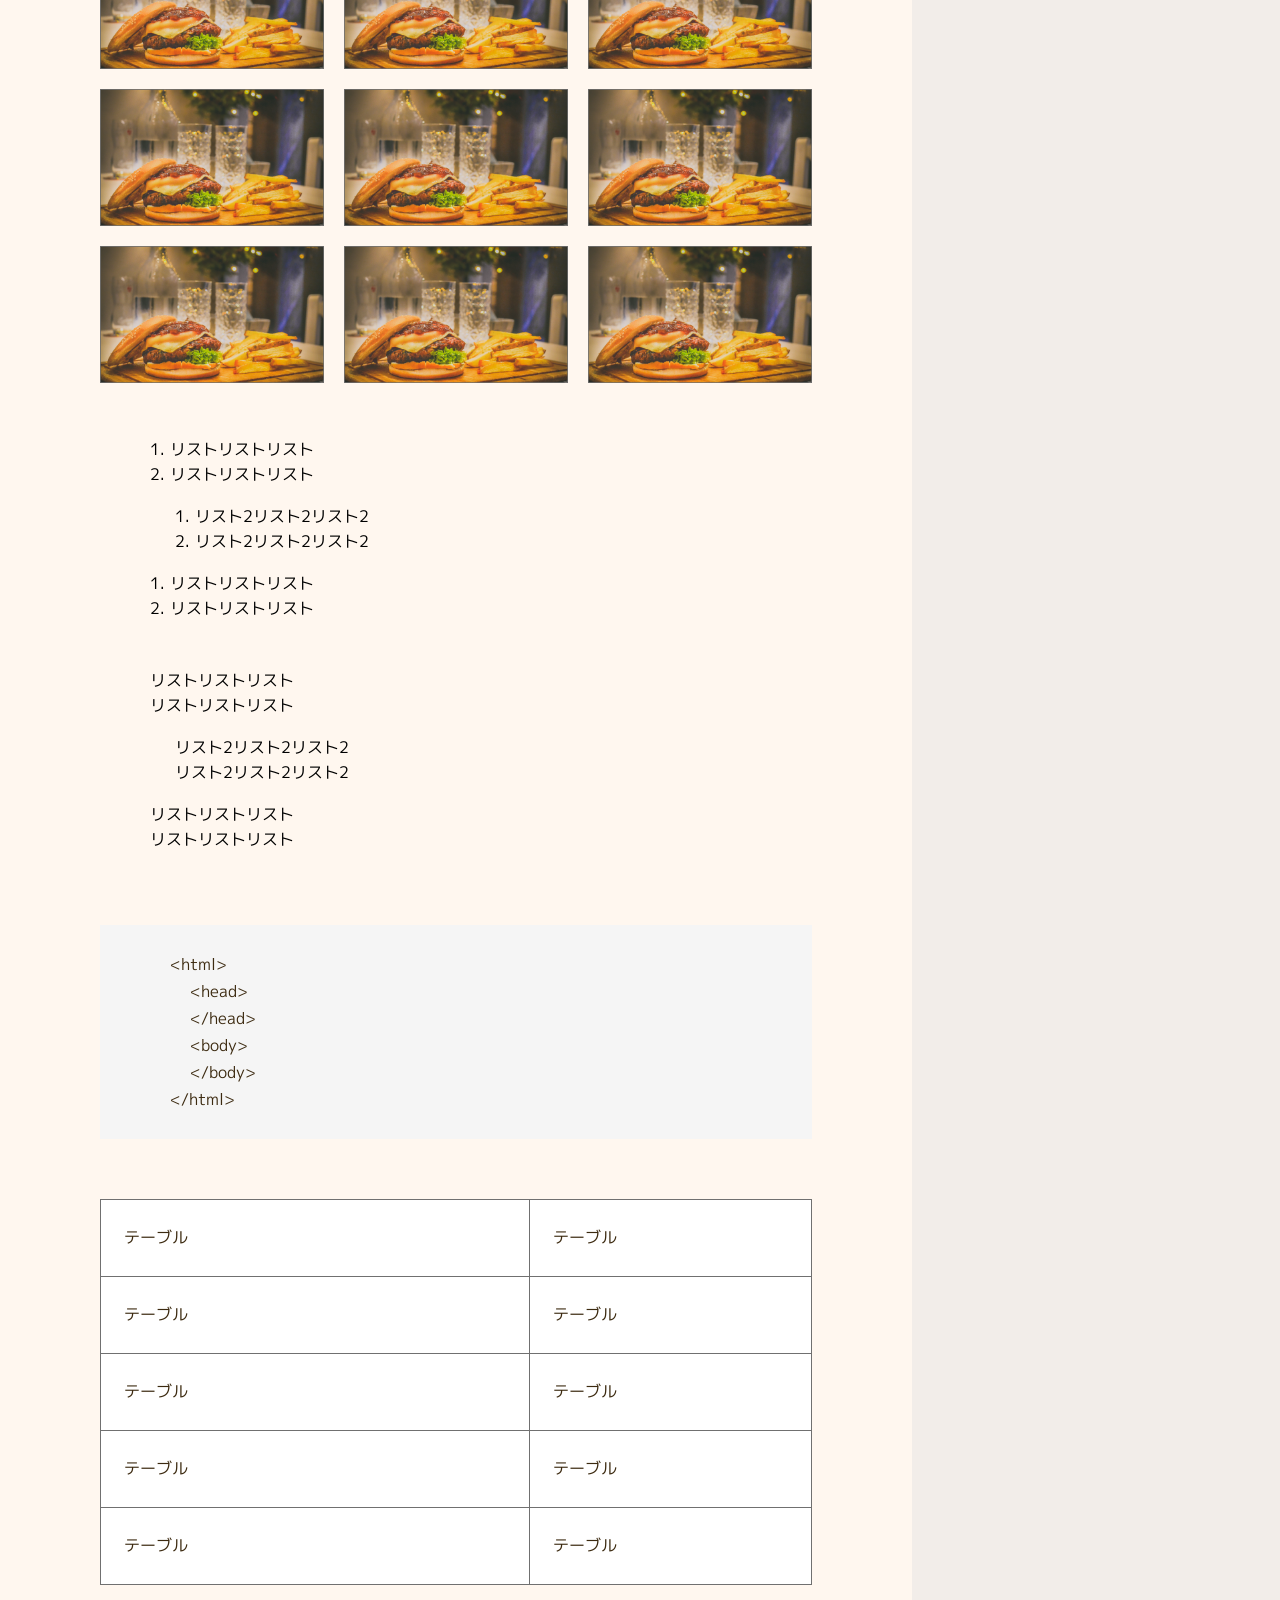
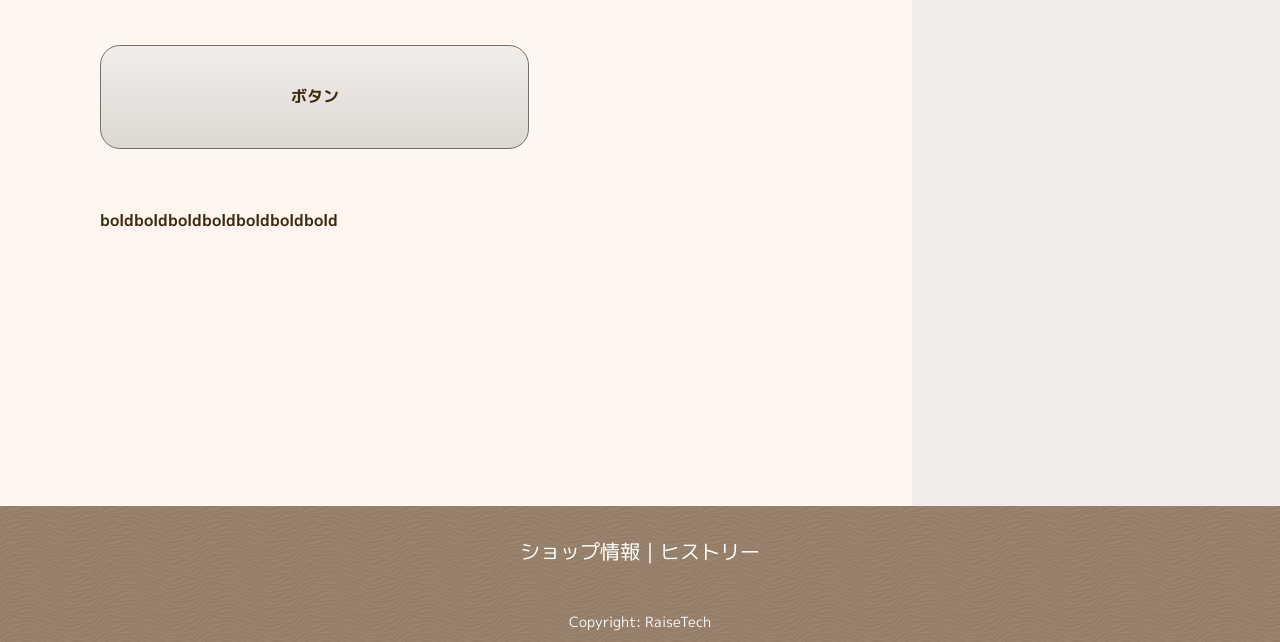
<file: page.html>
<!DOCTYPE html>
<html lang="ja">

<head>
    <meta charset="UTF-8">
    <meta name="viewport" content="width=device-width, initial-scale=1.0">
    <link rel="stylesheet" href="/css/style.css">
    <link rel="shortcut icon" href="img/favicon.jpg">
    <link rel="preconnect" href="https://fonts.googleapis.com">
    <link rel="preconnect" href="https://fonts.gstatic.com" crossorigin>
    <link href="https://fonts.googleapis.com/css2?family=M+PLUS+1p:wght@400;700&display=swap" rel="stylesheet">
    <link rel="preconnect" href="https://fonts.googleapis.com">
    <link rel="preconnect" href="https://fonts.gstatic.com" crossorigin>
    <link href="https://fonts.googleapis.com/css2?family=Roboto:ital,wght@0,100..900;1,100..900&display=swap"
        rel="stylesheet">

    <title>Hamburger</title>
</head>

<body>
    <div class="c-container">
        <nav class="p-side-menu is-close">
            <h2 class="p-side-menu__title font-roboto">
                <a class="p-side-menu__li__menu__a" href="#">Menu</a>
            </h2>

            <ul class="p-side-menu__li__wrap">
                <li class="p-side-menu__li font-mplus-700">
                    <a class="p-side-menu__li__menu__a" href="#">バーガー</a>

                    <ul class="p-side-menu__li__menu font-mplus-400">
                        <li><a class="p-side-menu__li__menu__a" href="#">ハンバーガー</a></li>
                        <li><a class="p-side-menu__li__menu__a" href="#">チーズバーガー</a></li>
                        <li><a class="p-side-menu__li__menu__a" href="#">テリヤキバーガー</a></li>
                        <li><a class="p-side-menu__li__menu__a" href="#">アボカドバーガー</a></li>
                        <li><a class="p-side-menu__li__menu__a" href="#">フィッシュバーガー</a></li>
                        <li><a class="p-side-menu__li__menu__a" href="#">ベーコンバーガー</a></li>
                        <li><a class="p-side-menu__li__menu__a" href="#">チキンバーガー</a></li>
                    </ul>
                </li>

                <li class="p-side-menu__li font-mplus-700">
                    <a class="p-side-menu__li__menu__a" href="#">サイド</a>
                    <ul class="p-side-menu__li__menu font-mplus-400">
                        <li><a class="p-side-menu__li__menu__a" href="#">ポテト</a></li>
                        <li><a class="p-side-menu__li__menu__a" href="#">サラダ</a></li>
                        <li><a class="p-side-menu__li__menu__a" href="#">ナゲット</a></li>
                        <li><a class="p-side-menu__li__menu__a" href="#">コーン</a></li>
                    </ul>
                </li>

                <li class="p-side-menu__li font-mplus-700">
                    <a class="p-side-menu__li__menu__a" href="#">ドリンク</a>
                    <ul class="p-side-menu__li__menu font-mplus-400">
                        <li><a class="p-side-menu__li__menu__a" href="#"><a class="p-side-menu__li__menu__a"
                                    href="#">コーラ</a></li>
                        <li><a class="p-side-menu__li__menu__a" href="#">ファンタ</a></li>
                        <li><a class="p-side-menu__li__menu__a" href="#">オレンジ</a></li>
                        <li><a class="p-side-menu__li__menu__a" href="#">アップル</a></li>
                        <li><a class="p-side-menu__li__menu__a" href="#">紅茶（Ice/Hot）</a></li>
                        <li><a class="p-side-menu__li__menu__a" href="#">コーヒー（Ice/Hot）</a></li>
                    </ul>
                </li>

            </ul>
        </nav>

        <div class="l-main-area">
            <header class="l-header">
                <h1 class="p-title font-roboto">Hamburger</h1>
                <search class="p-search">
                    <form class="p-search__form" action="#">
                        <input class="p-search__input" type="search" />
                        <button class="p-search__btn font-mplus-700" type="submit">検索</button>
                    </form>
                </search>

                <button class="c-menu-btn__sptb">
                    <span class="js-menu-text font-roboto">Menu</span>
                    <span class="js-icon__close c-icon__close"></span>
                </button>

            </header>


            <main class="p-single-visual">

                <!-- sp: 〜767px / tb: 768〜1024px / pc: 1025px〜 -->
                <picture>
                    <source media="(min-width: 1025px)" srcset="./img/shop-visual_pc.png">
                    <source media="(min-width: 768px)" srcset="./img/shop-visual_tb.png">
                    <img class="p-single-visual__img" src="./img/shop-visual_sp.png" alt="お店の外観">
                </picture>
                <p class="p-single-visual__text font-mplus-700">ショップについて</p>
            </main>


            <div class="p-single__h-area">
                <h2 class="p-single__h-area__h2 font-mplus-700">見出しh2</h2>
                <p class="p-single__h-area__p font-mplus-400">
                    Pタグテキスト。Pタグテキスト。Pタグテキスト。Pタグテキスト。Pタグテキスト。Pタグテキスト。Pタグテキスト。Pタグテキスト。Pタグテキスト。Pタグテキスト。Pタグテキスト。Pタグテキスト。Pタグテキスト。Pタグテキスト。Pタグテキスト。Pタグテキスト。Pタグテキスト。Pタグテキスト。Pタグテキスト。Pタグテキスト。Pタグテキスト。
                </p>
                <h3 class="p-single__h-area__h3 font-mplus-700">見出しh3</h3>
                <h4 class="p-single__h-area__h4 font-mplus-700">見出しh4</h4>
                <h5 class="p-single__h-area__h5 font-mplus-700">見出しh5</h5>
                <h6 class="p-single__h-area__h6 font-mplus-700">見出しh6</h6>
            </div>

            <div class="p-single__bq-area">
                <blockquote class="p-single__bq-area__bq font-mplus-400">Blockquote
                    引用タグ引用タグ引用タグ引用タグ引用タグ引用タグ引用タグ引用タグ引用タグ引用タグ引用タグ引用タグ引用タグ引用タグ引用タグ引用タグ引用タグ引用タグ引用タグ引用タグ引用タグ引用タグ引用タグ引用タグ引用タグ引用タグ引用タグ引用タグ引用タグ引用タグ引用タグ引用タグ引用タグ引用タグ引用タグ引用タグ引用タグ引用タグ引用タグ引用タグ引用タグ引用タグ引用タグ引用タグ引用タグ引用タグ引用タグ引用タグ引用タグ引用タグ引用タグ引用タグ引用タグ引用タグ引用タグ引用タグ引用タグ引用タグ引用タグ引用タグ引用タグ引用タグ引用タグ引用タグ引用タグ引用タグ引用タグ引用タグ引用タグ引用タグ引用タグ引用タグ引用タグ引用タグ引用タグ引用タグ引用タグ引用タグ引用タグ引用タグ引用タグ引用タグ引用タグ引用タグ引用タグ引用タグ引用タグ引用タグ引用タグ引用タグ引用タグ引用タグ引用タグ引用タグ引用タグ引用タグ引用タグ引用タグ
                    <p class="p-single__bq-area__bq__p">出典元：
                        <a href="#" class="p-single__bq-area__bq__a">○○○○○○○○○○○○</a>
                    </p>
                </blockquote>
            </div>

            <div class="p-single__cap-area">
                <img class="p-single__cap-area__img" src="./img/ham-and-potato.png" alt="ハンバーガーとポテトフライ">

                <figure class="p-single__cap-area__fig">
                    <picture>
                        <img class="p-single__cap-area__fig__img" src="./img/ham-and-potato-small.png"
                            alt="ハンバーガーとポテトフライの小さい画像">
                    </picture>
                    <figcaption>
                        <p class="p-single__cap-area__fig__p font-mplus-400">
                            テキストが入ります テキストが入ります テキストが入ります テキストが入ります テキストが入ります テキストが入ります テキストが入ります テキストが入ります テキストが入ります
                            テキストが入ります テキストが入ります テキストが入ります テキストが入ります テキストが入ります テキストが入ります テキストが入ります テキストが入ります テキストが入ります
                            テキストが入ります テキストが入ります テキストが入ります テキストが入ります テキストが入ります テキストが入ります テキストが入ります テキストが入ります テキストが入ります
                            テキストが入ります テキストが入ります テキストが入ります テキストが入ります テキストが入ります テキストが入ります テキストが入ります テキストが入ります テキストが入ります
                            テキストが入ります テキストが入ります </p>
                    </figcaption>
                </figure>

                <figure class="p-single__cap-area__fig">
                    <figcaption>
                        <p class="p-single__cap-area__fig__p font-mplus-400">
                            テキストが入ります テキストが入ります テキストが入ります テキストが入ります テキストが入ります テキストが入ります テキストが入ります テキストが入ります テキストが入ります
                            テキストが入ります テキストが入ります テキストが入ります テキストが入ります テキストが入ります テキストが入ります テキストが入ります テキストが入ります テキストが入ります
                            テキストが入ります テキストが入ります テキストが入ります テキストが入ります テキストが入ります テキストが入ります テキストが入ります テキストが入ります テキストが入ります
                            テキストが入ります テキストが入ります テキストが入ります テキストが入ります テキストが入ります テキストが入ります テキストが入ります テキストが入ります テキストが入ります
                            テキストが入ります テキストが入ります </p>
                    </figcaption>
                    <picture>
                        <img class="p-single__cap-area__fig__img" src="./img/ham-and-potato-small.png"
                            alt="ハンバーガーとポテトフライの小さい画像">
                    </picture>
                </figure>
            </div>

            <div class="p-single__img-area">

                <!-- sp: 〜767px / tb: 768〜1024px / pc: 1025px〜 -->
                <picture>
                    <source media="(min-width: 768px)" srcset="./img/ham-and-potato_tb.png">
                    <img class="p-single__img-area__top" src="./img/ham-and-potato-small.png" alt="ハンバーガーとポテトフライの小さい画像">
                </picture>

                <div class="p-single__img-area__img-wrap">
                    <img class="p-single__img-area__img" src="./img/ham-and-potatp-repeat.png" alt="ハンバーガーとポテトフライ">
                    <img class="p-single__img-area__img" src="./img/ham-and-potatp-repeat.png" alt="ハンバーガーとポテトフライ">
                    <img class="p-single__img-area__img" src="./img/ham-and-potatp-repeat.png" alt="ハンバーガーとポテトフライ">
                    <img class="p-single__img-area__img" src="./img/ham-and-potatp-repeat.png" alt="ハンバーガーとポテトフライ">
                    <img class="p-single__img-area__img" src="./img/ham-and-potatp-repeat.png" alt="ハンバーガーとポテトフライ">
                    <img class="p-single__img-area__img" src="./img/ham-and-potatp-repeat.png" alt="ハンバーガーとポテトフライ">
                    <img class="p-single__img-area__img" src="./img/ham-and-potatp-repeat.png" alt="ハンバーガーとポテトフライ">
                    <img class="p-single__img-area__img" src="./img/ham-and-potatp-repeat.png" alt="ハンバーガーとポテトフライ">
                    <img class="p-single__img-area__img" src="./img/ham-and-potatp-repeat.png" alt="ハンバーガーとポテトフライ">
                </div>
            </div>


            <div class="p-single__list-area">
                <div class="p-single__list-area__ol">
                    <ol class="font-mplus-400">
                        <div class="p-single__list-area__wrap">
                            <li class="p-single__list-area__li">リストリストリスト</li>
                            <li class="p-single__list-area__li">リストリストリスト</li>
                        </div>
                        <li>
                            <ol class="p-single__list-area__wrap">
                                <li class="p-single__list-area__ol-li">リスト2リスト2リスト2 </li>
                                <li class="p-single__list-area__ol-li">リスト2リスト2リスト2</li>
                            </ol>
                        </li>
                    </ol>
                    <ol class="font-mplus-400 p-single__list-area__wrap">
                        <li class="p-single__list-area__li">リストリストリスト</li>
                        <li class="p-single__list-area__li">リストリストリスト</li>
                    </ol>
                </div>

                <ul class="font-mplus-400">
                    <div class="p-single__list-area__wrap">
                        <li>リストリストリスト</li>
                        <li>リストリストリスト</li>
                    </div>
                    <li>
                        <ul class="p-single__list-area__wrap">
                            <li class="p-single__list-area__ul-li">リスト2リスト2リスト2 </li>
                            <li class="p-single__list-area__ul-li">リスト2リスト2リスト2</li>
                        </ul>
                </ul>
                <ul class="p-single__list-area__wrap font-mplus-400">
                    <li>リストリストリスト</li>
                    <li>リストリストリスト</li>
                </ul>
            </div>

            <div class="p-single__code-area">
                <pre class="p-single__code-area__pre">
                    <code class="p-single__code-area__code font-mplus-400">
    &lt;html&gt;
        &lt;head&gt;
        &lt;/head&gt;
        &lt;body&gt;
        &lt;/body&gt;
    &lt;/html&gt;</code>
                </pre>
            </div>

            <div class="p-single__table-area">
                <table class="p-single__table-area__table font-mplus-400">
                    <tr>
                        <td class="p-single__table-area__td p-single__table-area__td-left">テーブル </td>
                        <td class="p-single__table-area__td p-single__table-area__td-right">テーブル </td>
                    </tr>
                    <tr>
                        <td class="p-single__table-area__td p-single__table-area__td-left">テーブル </td>
                        <td class="p-single__table-area__td p-single__table-area__td-right">テーブル </td>
                    </tr>
                    <tr>
                        <td class="p-single__table-area__td p-single__table-area__td-left">テーブル </td>
                        <td class="p-single__table-area__td p-single__table-area__td-right">テーブル </td>
                    </tr>
                    <tr>
                        <td class="p-single__table-area__td p-single__table-area__td-left">テーブル </td>
                        <td class="p-single__table-area__td p-single__table-area__td-right">テーブル </td>
                    </tr>
                    <tr>
                        <td class="p-single__table-area__td p-single__table-area__td-left">テーブル </td>
                        <td class="p-single__table-area__td p-single__table-area__td-right">テーブル </td>
                    </tr>
                </table>
            </div>

            <div class="p-single__btn-area">
                <button class="p-single__btn-area__btn font-mplus-700">ボタン</button>
            </div>

            <b class="p-single__b font-mplus-700">boldboldboldboldboldboldbold</b>


        </div>
    </div>

    <footer class="l-footer">
        <div class="p-footer-link font-mplus-400">
            <a href="" class="p-footer-link__text p-footer-link__text__hover">ショップ情報</a>
            <p class="p-footer-link__text">｜</p>
            <a href="" class="p-footer-link__text p-footer-link__text__hover">ヒストリー</a>
        </div>
        <small class="p-footer__copy font-mplus-400">Copyright: RaiseTech</small>
    </footer>

    <script src="./js/main.js"></script>
    <script src="./js/single.js"></script>

</body>

</html>
</file>
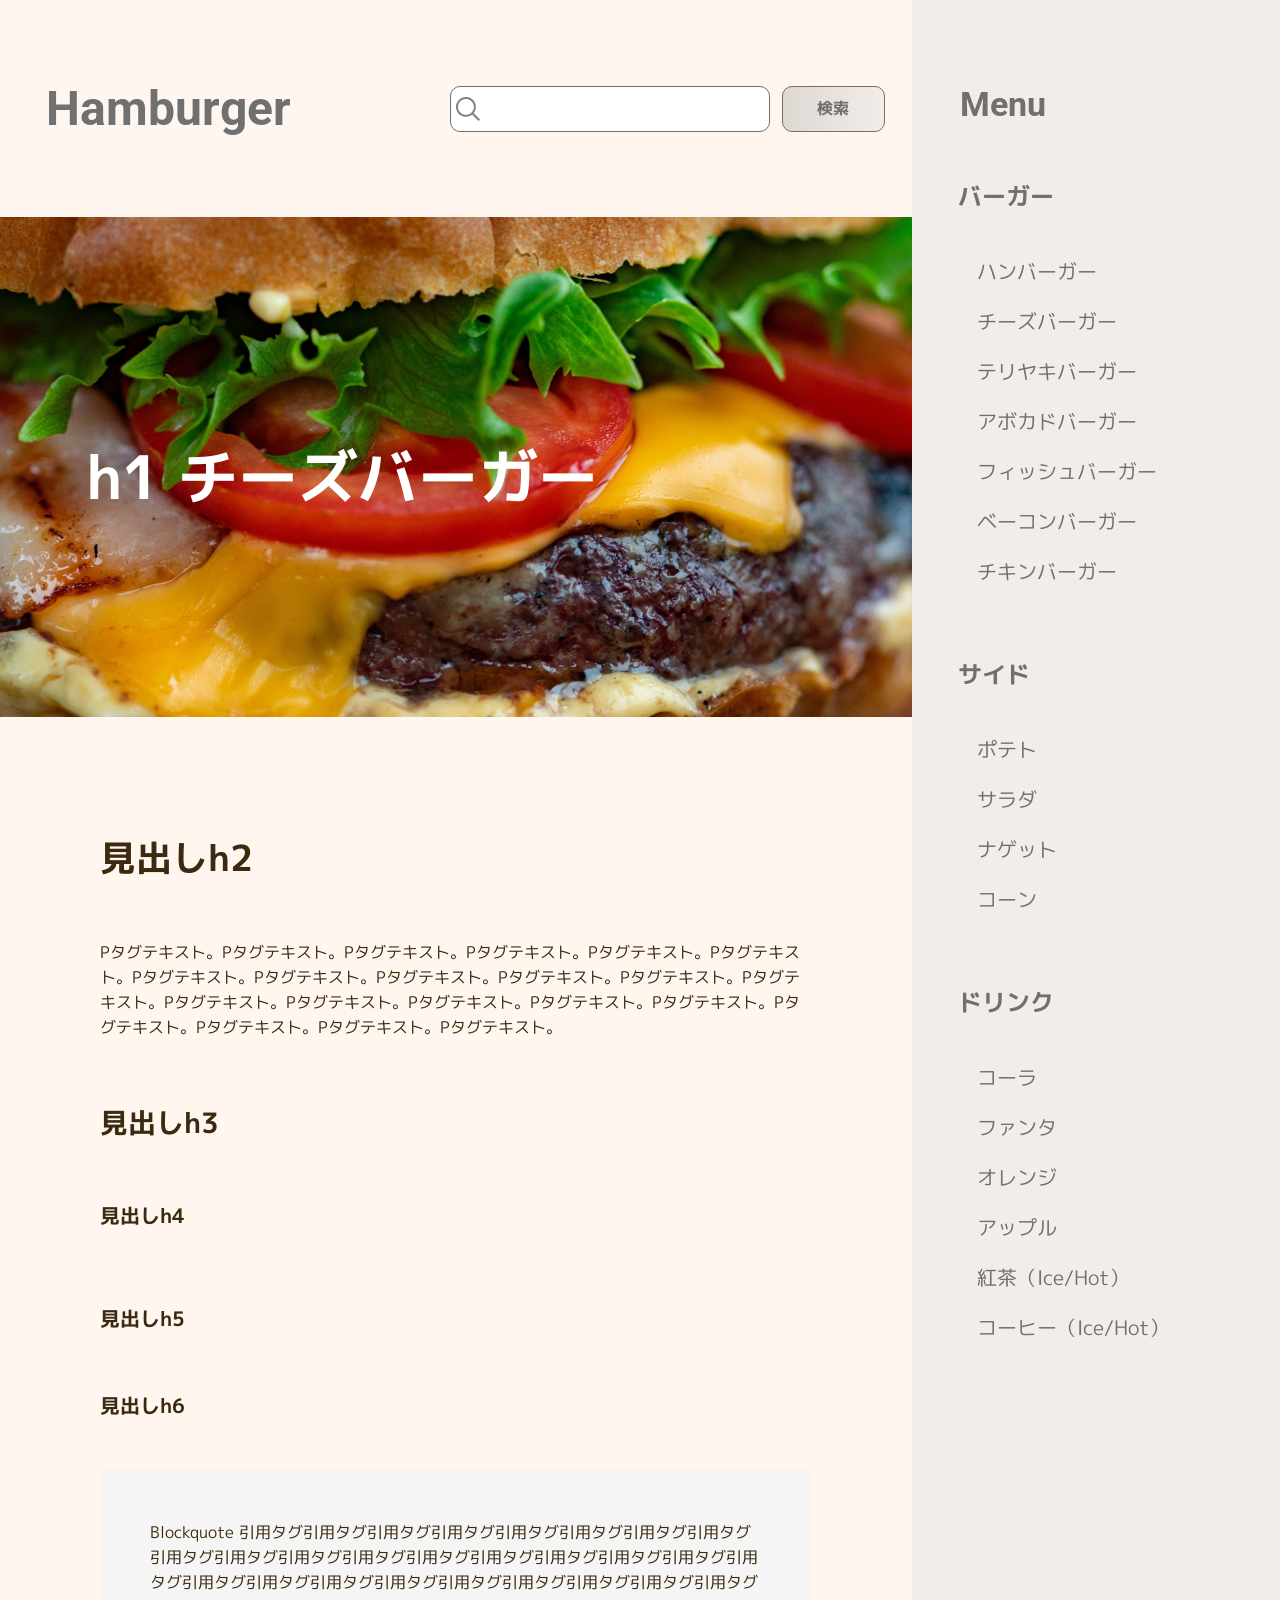
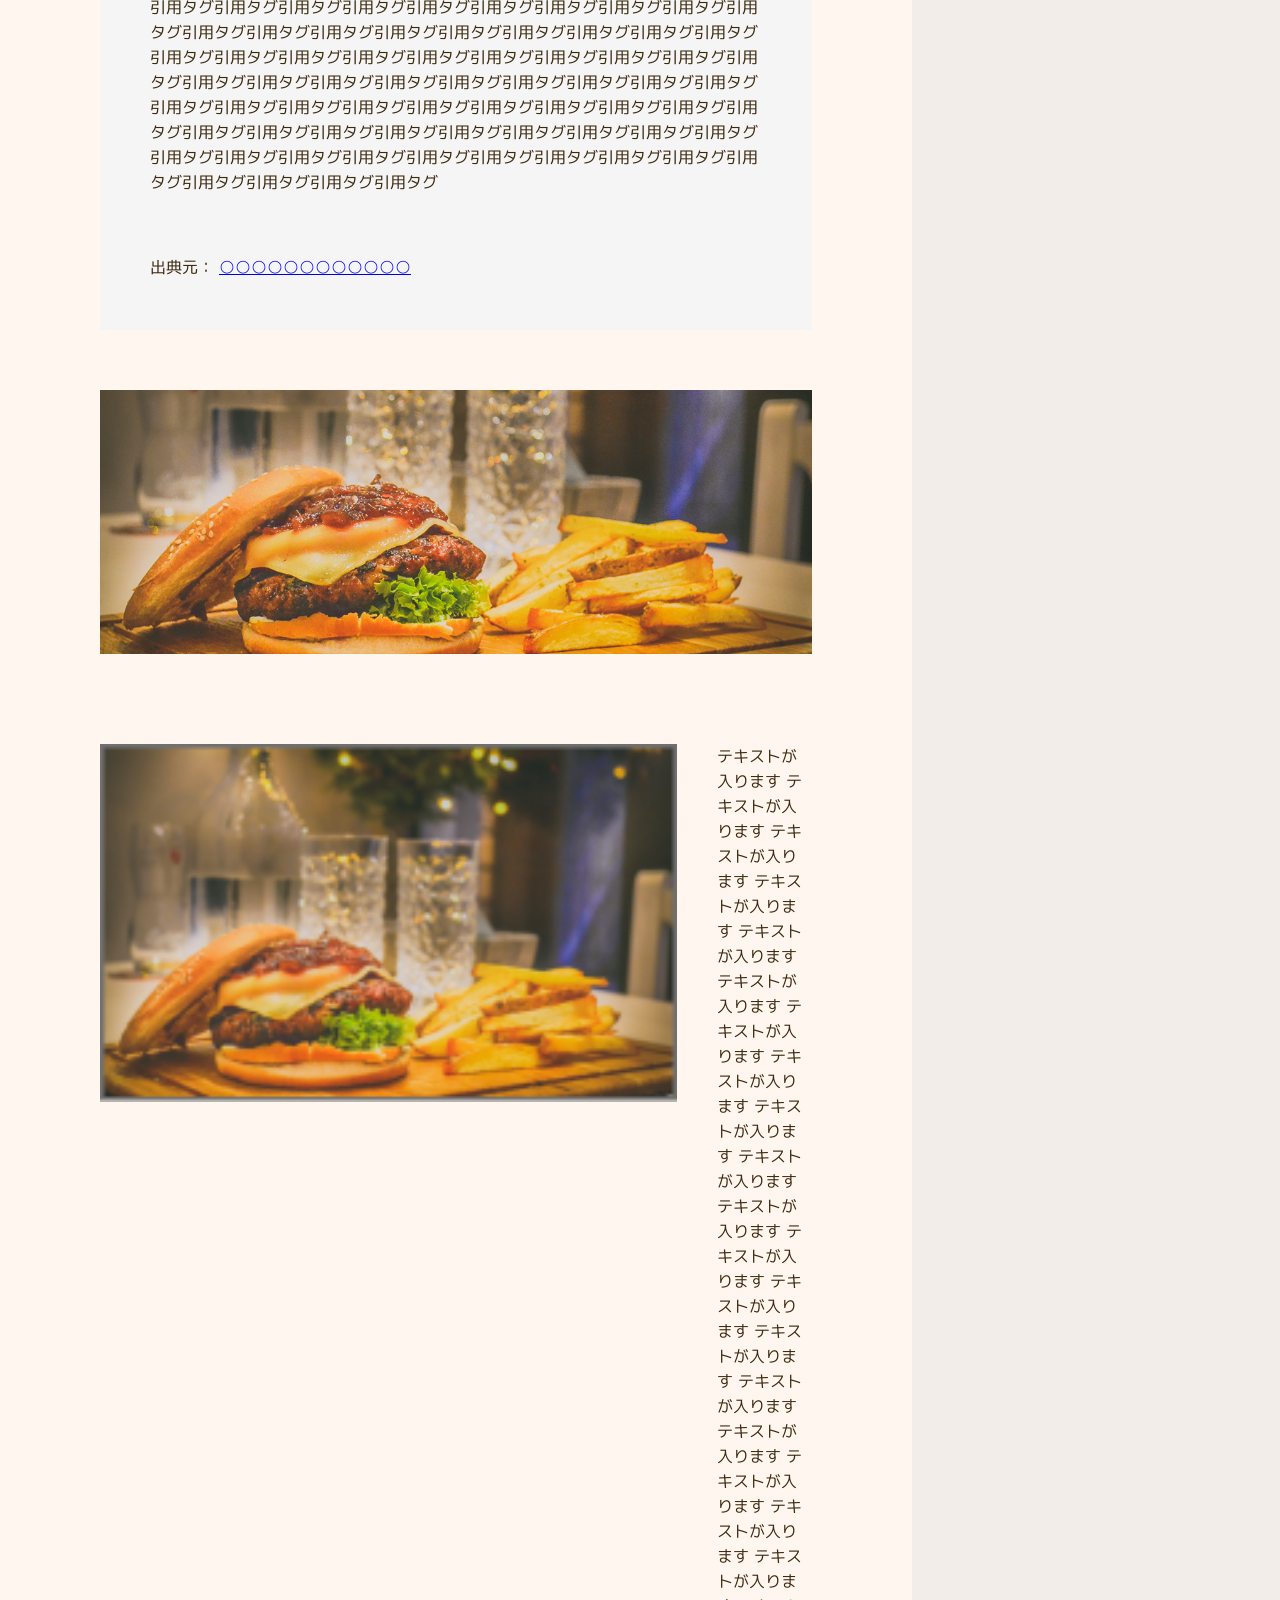
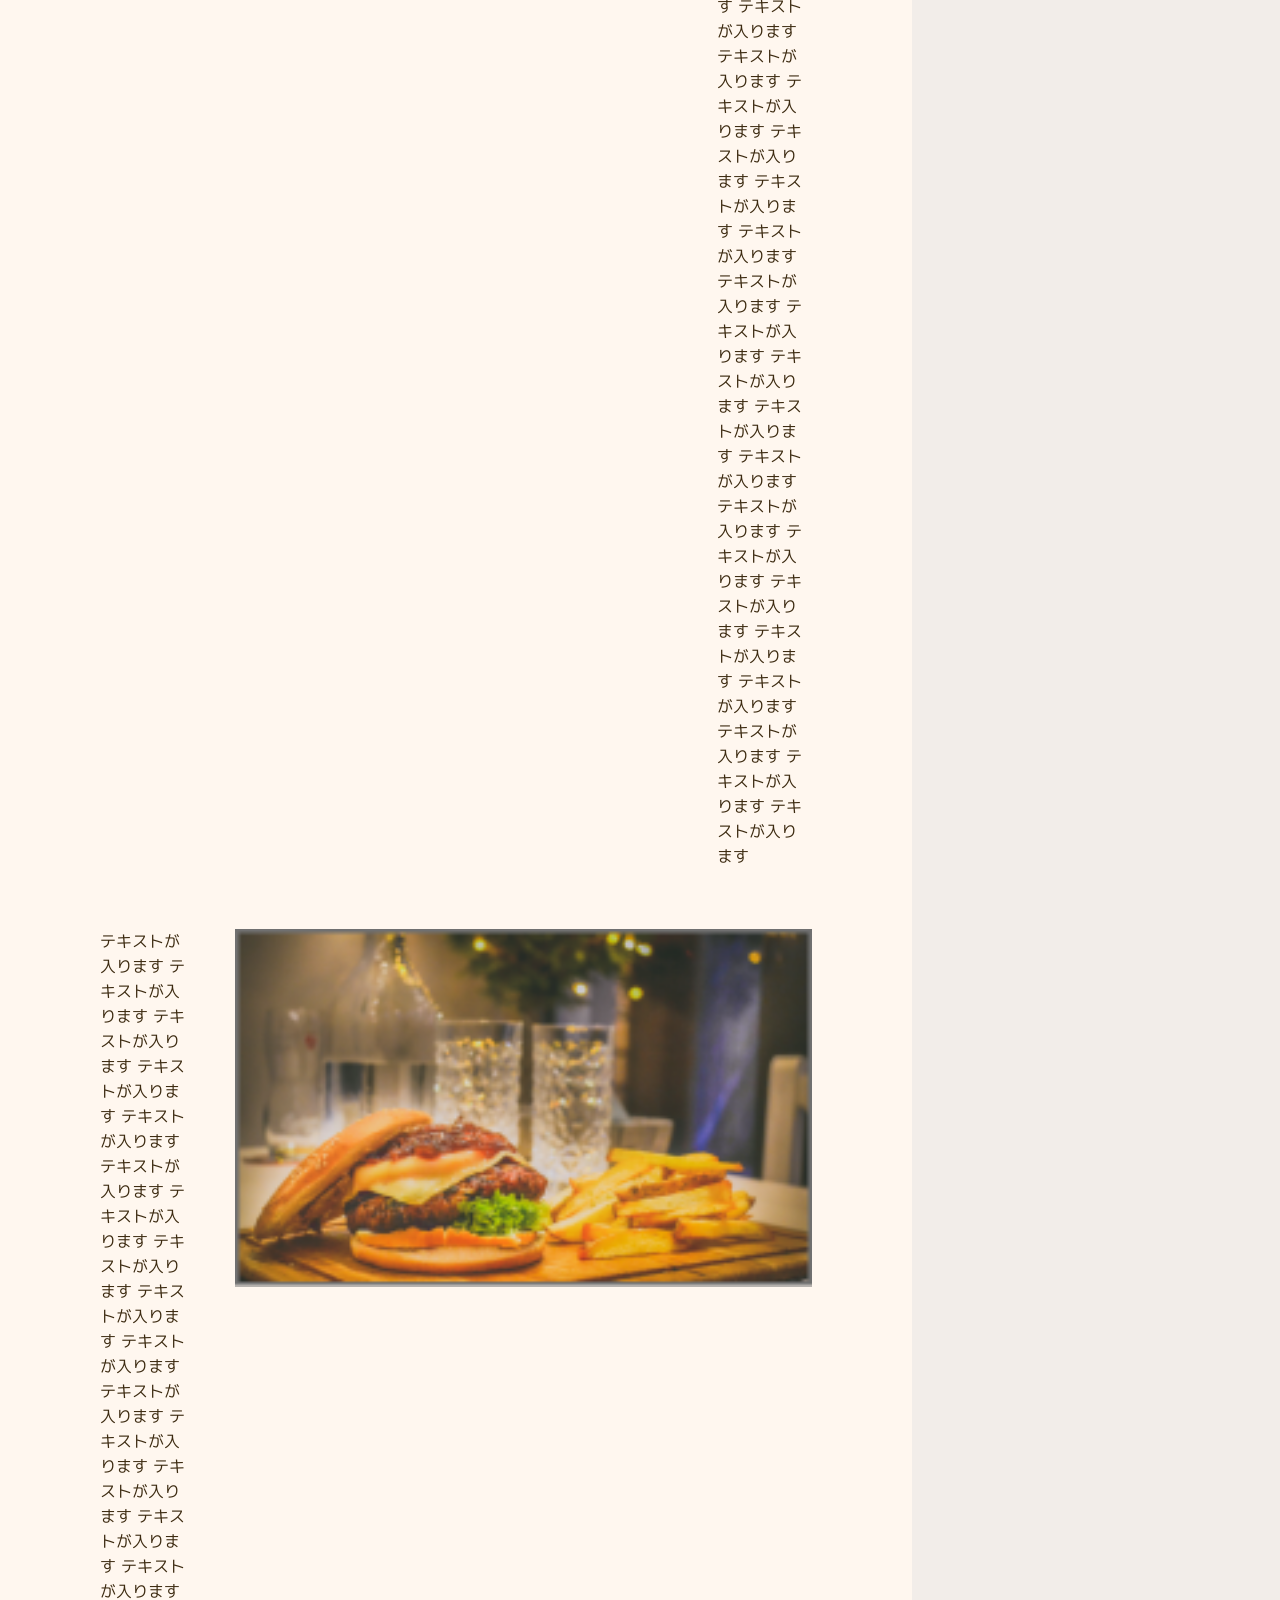
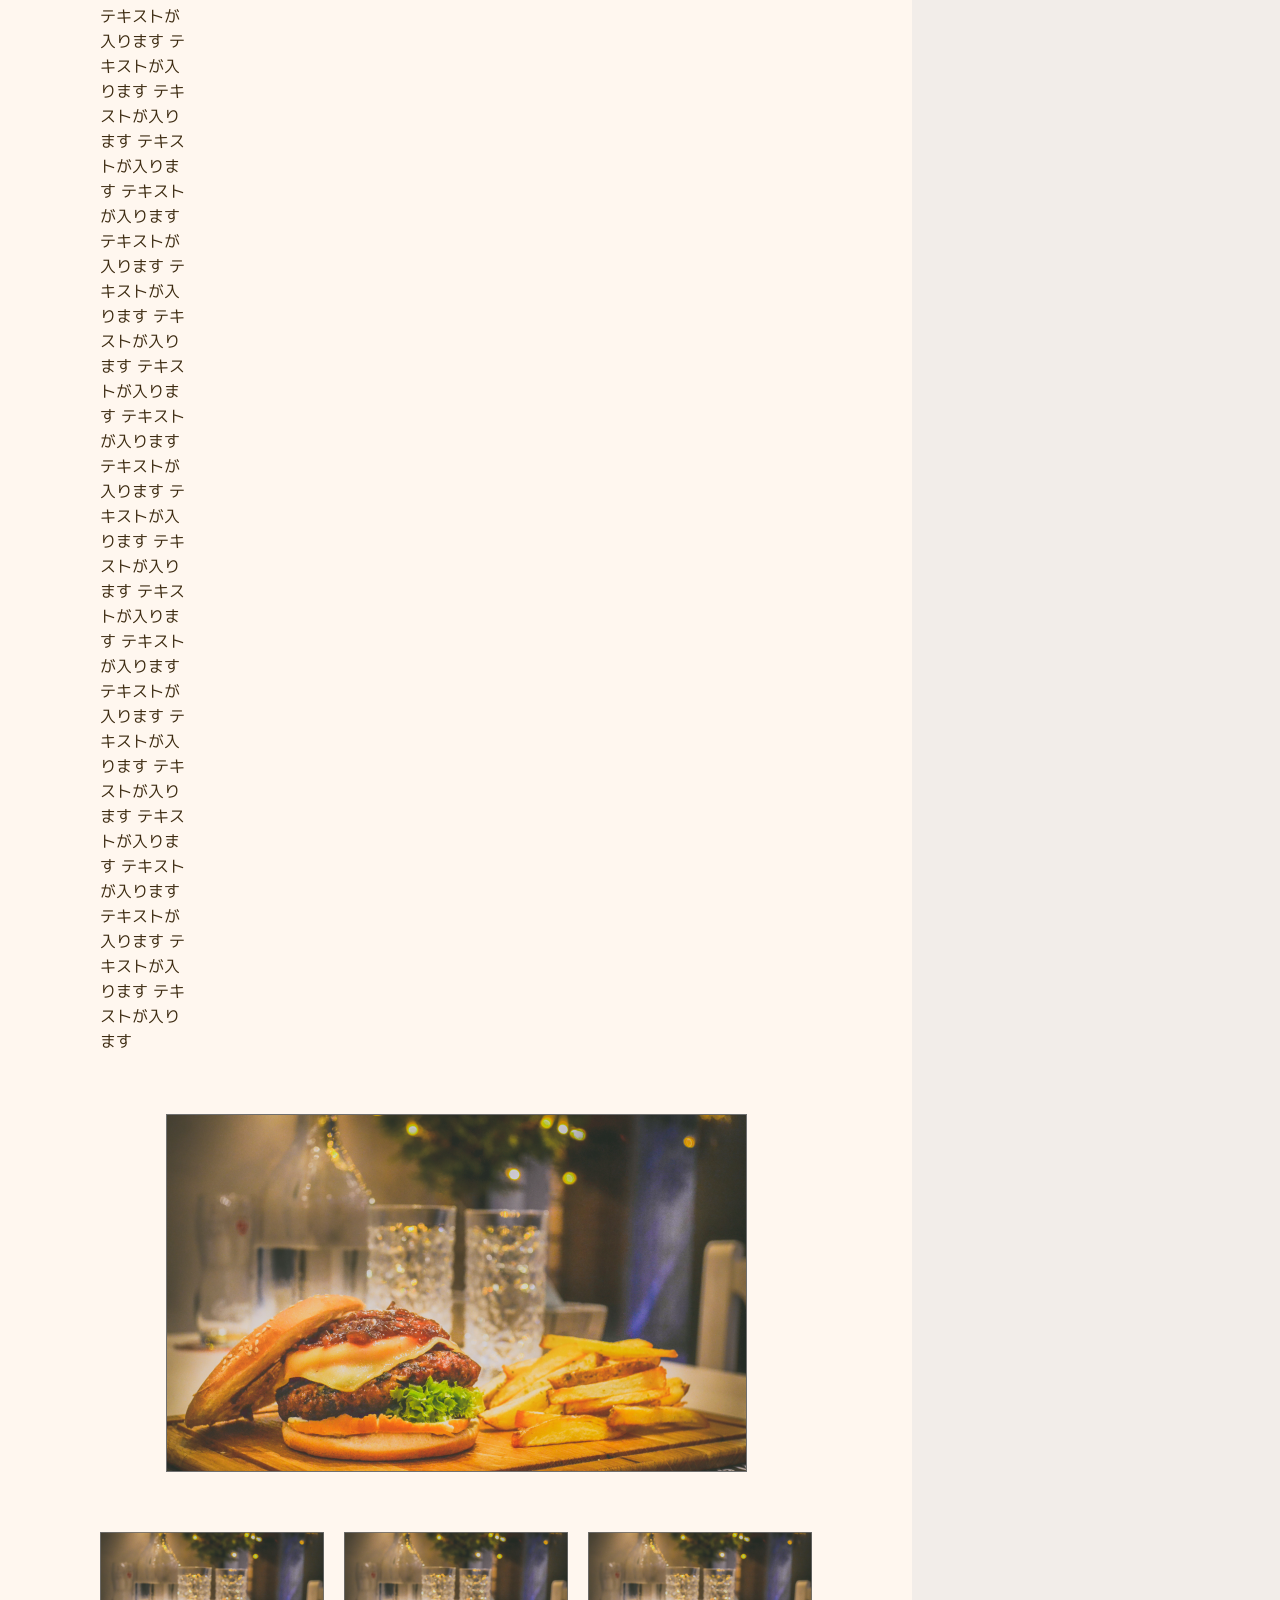
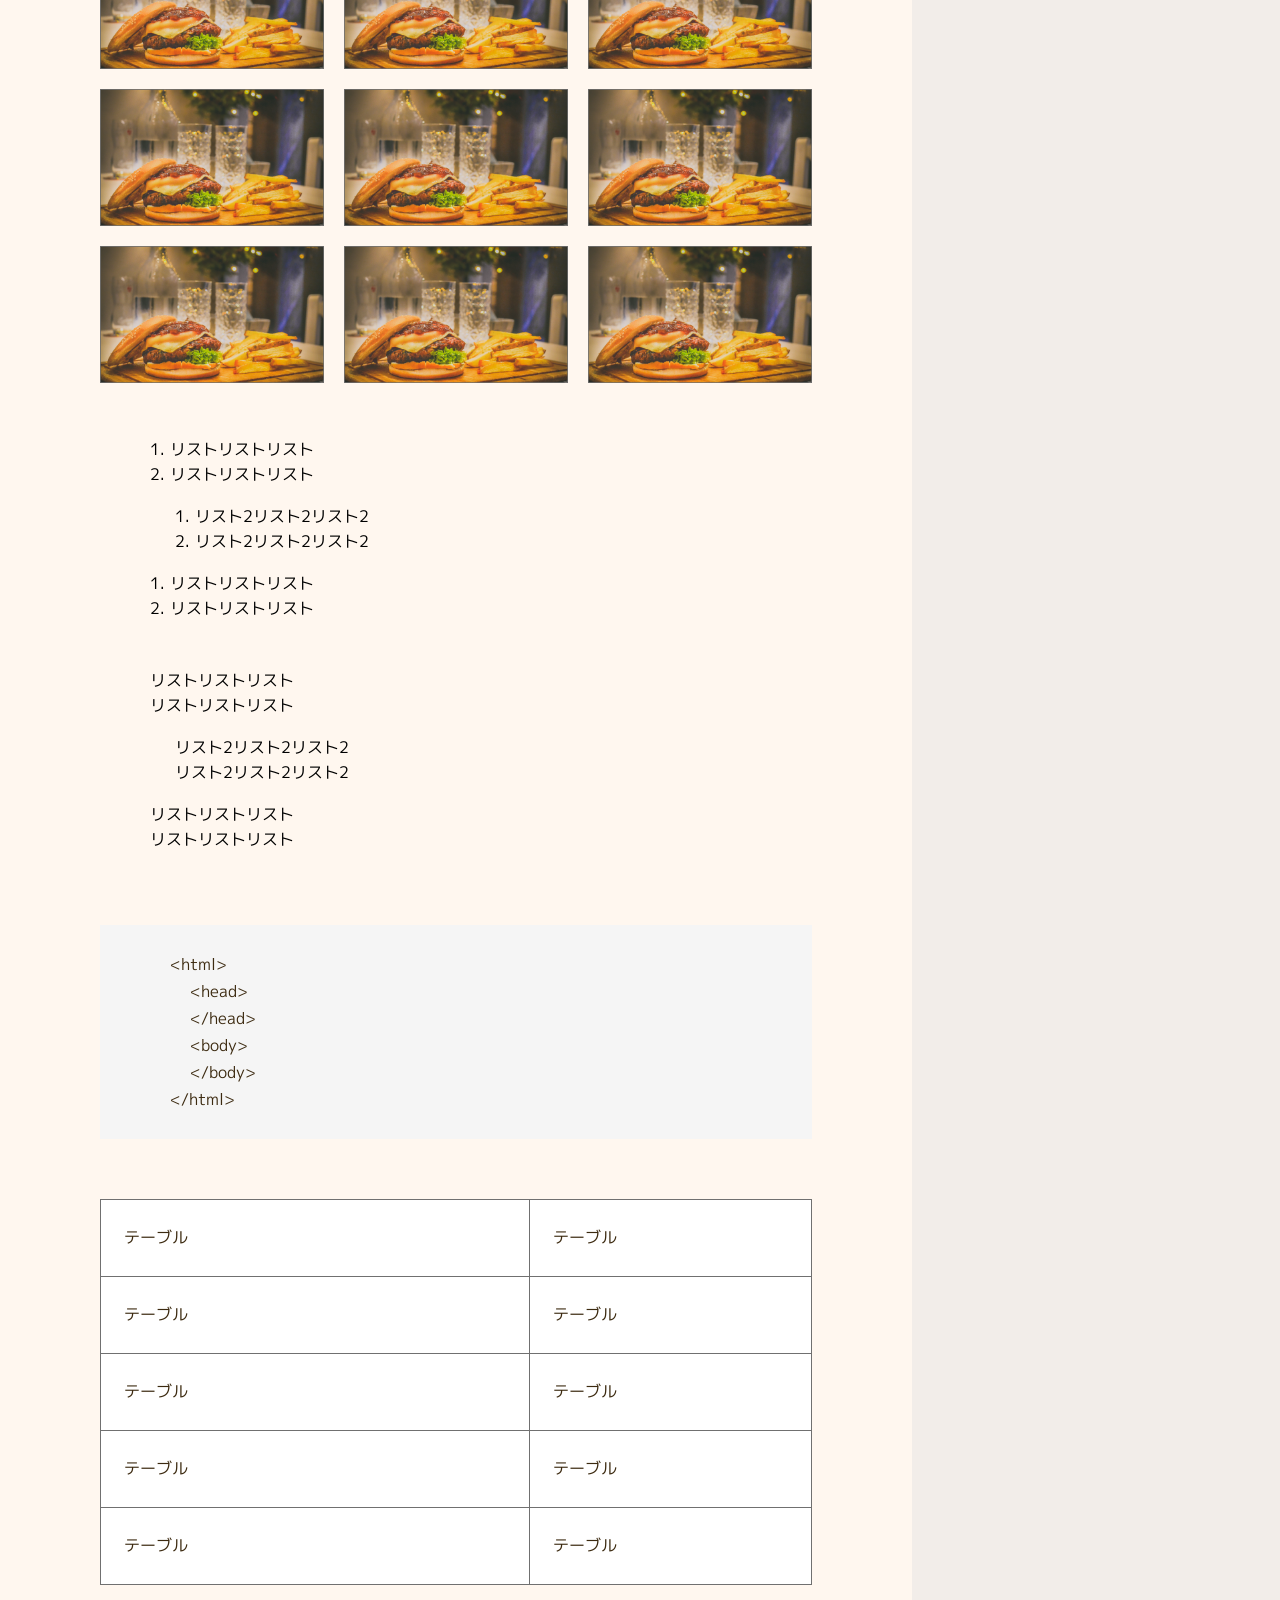
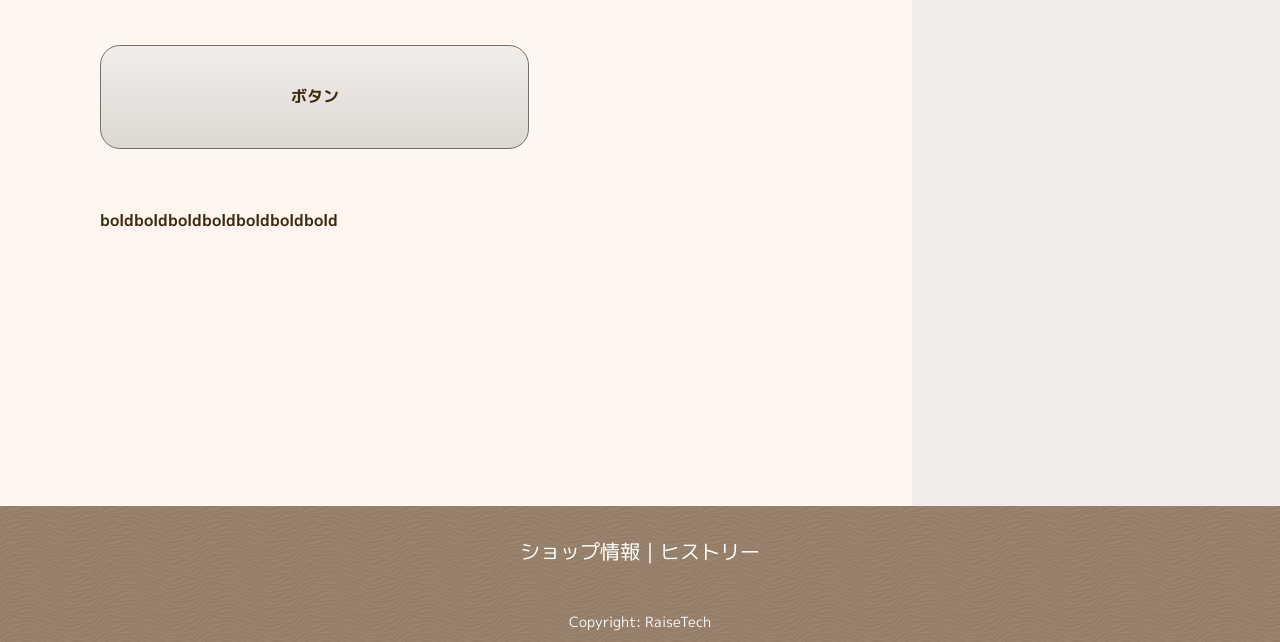
<file: single.html>
<!DOCTYPE html>
<html lang="ja">

<head>
    <meta charset="UTF-8">
    <meta name="viewport" content="width=device-width, initial-scale=1.0">
    <link rel="stylesheet" href="/css/style.css">
    <link rel="shortcut icon" href="img/favicon.jpg">
    <link rel="preconnect" href="https://fonts.googleapis.com">
    <link rel="preconnect" href="https://fonts.gstatic.com" crossorigin>
    <link href="https://fonts.googleapis.com/css2?family=M+PLUS+1p:wght@400;700&display=swap" rel="stylesheet">
    <link rel="preconnect" href="https://fonts.googleapis.com">
    <link rel="preconnect" href="https://fonts.gstatic.com" crossorigin>
    <link href="https://fonts.googleapis.com/css2?family=Roboto:ital,wght@0,100..900;1,100..900&display=swap"
        rel="stylesheet">

    <title>Hamburger</title>
</head>

<body>
    <div class="c-container">
        <nav class="p-side-menu is-close">
            <h2 class="p-side-menu__title font-roboto">
                <a class="p-side-menu__li__menu__a" href="#">Menu</a>
            </h2>

            <ul class="p-side-menu__li__wrap">
                <li class="p-side-menu__li font-mplus-700">
                    <a class="p-side-menu__li__menu__a" href="#">バーガー</a>

                    <ul class="p-side-menu__li__menu font-mplus-400">
                        <li><a class="p-side-menu__li__menu__a" href="#">ハンバーガー</a></li>
                        <li><a class="p-side-menu__li__menu__a" href="#">チーズバーガー</a></li>
                        <li><a class="p-side-menu__li__menu__a" href="#">テリヤキバーガー</a></li>
                        <li><a class="p-side-menu__li__menu__a" href="#">アボカドバーガー</a></li>
                        <li><a class="p-side-menu__li__menu__a" href="#">フィッシュバーガー</a></li>
                        <li><a class="p-side-menu__li__menu__a" href="#">ベーコンバーガー</a></li>
                        <li><a class="p-side-menu__li__menu__a" href="#">チキンバーガー</a></li>
                    </ul>
                </li>

                <li class="p-side-menu__li font-mplus-700">
                    <a class="p-side-menu__li__menu__a" href="#">サイド</a>
                    <ul class="p-side-menu__li__menu font-mplus-400">
                        <li><a class="p-side-menu__li__menu__a" href="#">ポテト</a></li>
                        <li><a class="p-side-menu__li__menu__a" href="#">サラダ</a></li>
                        <li><a class="p-side-menu__li__menu__a" href="#">ナゲット</a></li>
                        <li><a class="p-side-menu__li__menu__a" href="#">コーン</a></li>
                    </ul>
                </li>

                <li class="p-side-menu__li font-mplus-700">
                    <a class="p-side-menu__li__menu__a" href="#">ドリンク</a>
                    <ul class="p-side-menu__li__menu font-mplus-400">
                        <li><a class="p-side-menu__li__menu__a" href="#"><a class="p-side-menu__li__menu__a"
                                    href="#">コーラ</a></li>
                        <li><a class="p-side-menu__li__menu__a" href="#">ファンタ</a></li>
                        <li><a class="p-side-menu__li__menu__a" href="#">オレンジ</a></li>
                        <li><a class="p-side-menu__li__menu__a" href="#">アップル</a></li>
                        <li><a class="p-side-menu__li__menu__a" href="#">紅茶（Ice/Hot）</a></li>
                        <li><a class="p-side-menu__li__menu__a" href="#">コーヒー（Ice/Hot）</a></li>
                    </ul>
                </li>

            </ul>
        </nav>

        <div class="l-main-area">
            <header class="l-header">
                <h1 class="p-title font-roboto">Hamburger</h1>
                <search class="p-search">
                    <form class="p-search__form" action="#">
                        <input class="p-search__input" type="search" />
                        <button class="p-search__btn font-mplus-700" type="submit">検索</button>
                    </form>
                </search>

                <button class="c-menu-btn__sptb">
                    <span class="js-menu-text font-roboto">Menu</span>
                    <span class="js-icon__close c-icon__close"></span> <!-- 擬似要素でバツを作る -->
                </button>

            </header>


            <main class="p-single-visual">

                <!-- sp: 〜767px / tb: 768〜1024px / pc: 1025px〜 -->
                <picture>
                    <source media="(min-width: 1025px)" srcset="./img/single-visual_pc.png">
                    <img class="p-single-visual__img" src="./img/single-visual.png" alt="拡大されたチーズバーガー">
                </picture>
                <p class="p-single-visual__text font-mplus-700">h1 チーズバーガー</p>
            </main>


            <div class="p-single__h-area">
                <h2 class="p-single__h-area__h2 font-mplus-700">見出しh2</h2>
                <p class="p-single__h-area__p font-mplus-400">
                    Pタグテキスト。Pタグテキスト。Pタグテキスト。Pタグテキスト。Pタグテキスト。Pタグテキスト。Pタグテキスト。Pタグテキスト。Pタグテキスト。Pタグテキスト。Pタグテキスト。Pタグテキスト。Pタグテキスト。Pタグテキスト。Pタグテキスト。Pタグテキスト。Pタグテキスト。Pタグテキスト。Pタグテキスト。Pタグテキスト。Pタグテキスト。
                </p>
                <h3 class="p-single__h-area__h3 font-mplus-700">見出しh3</h3>
                <h4 class="p-single__h-area__h4 font-mplus-700">見出しh4</h4>
                <h5 class="p-single__h-area__h5 font-mplus-700">見出しh5</h5>
                <h6 class="p-single__h-area__h6 font-mplus-700">見出しh6</h6>
            </div>

            <div class="p-single__bq-area">
                <blockquote class="p-single__bq-area__bq font-mplus-400">Blockquote
                    引用タグ引用タグ引用タグ引用タグ引用タグ引用タグ引用タグ引用タグ引用タグ引用タグ引用タグ引用タグ引用タグ引用タグ引用タグ引用タグ引用タグ引用タグ引用タグ引用タグ引用タグ引用タグ引用タグ引用タグ引用タグ引用タグ引用タグ引用タグ引用タグ引用タグ引用タグ引用タグ引用タグ引用タグ引用タグ引用タグ引用タグ引用タグ引用タグ引用タグ引用タグ引用タグ引用タグ引用タグ引用タグ引用タグ引用タグ引用タグ引用タグ引用タグ引用タグ引用タグ引用タグ引用タグ引用タグ引用タグ引用タグ引用タグ引用タグ引用タグ引用タグ引用タグ引用タグ引用タグ引用タグ引用タグ引用タグ引用タグ引用タグ引用タグ引用タグ引用タグ引用タグ引用タグ引用タグ引用タグ引用タグ引用タグ引用タグ引用タグ引用タグ引用タグ引用タグ引用タグ引用タグ引用タグ引用タグ引用タグ引用タグ引用タグ引用タグ引用タグ引用タグ引用タグ引用タグ引用タグ引用タグ引用タグ
                    <p class="p-single__bq-area__bq__p">出典元：
                        <a href="#" class="p-single__bq-area__bq__a">○○○○○○○○○○○○</a>
                    </p>
                </blockquote>
            </div>

            <div class="p-single__cap-area">
                <img class="p-single__cap-area__img" src="./img/ham-and-potato.png" alt="ハンバーガーとポテトフライ">

                <figure class="p-single__cap-area__fig">
                    <picture>
                        <img class="p-single__cap-area__fig__img" src="./img/ham-and-potato-small.png"
                            alt="ハンバーガーとポテトフライの小さい画像">
                    </picture>
                    <figcaption>
                        <p class="p-single__cap-area__fig__p font-mplus-400">
                            テキストが入ります テキストが入ります テキストが入ります テキストが入ります テキストが入ります テキストが入ります テキストが入ります テキストが入ります テキストが入ります
                            テキストが入ります テキストが入ります テキストが入ります テキストが入ります テキストが入ります テキストが入ります テキストが入ります テキストが入ります テキストが入ります
                            テキストが入ります テキストが入ります テキストが入ります テキストが入ります テキストが入ります テキストが入ります テキストが入ります テキストが入ります テキストが入ります
                            テキストが入ります テキストが入ります テキストが入ります テキストが入ります テキストが入ります テキストが入ります テキストが入ります テキストが入ります テキストが入ります
                            テキストが入ります テキストが入ります </p>
                    </figcaption>
                </figure>

                <figure class="p-single__cap-area__fig">
                    <figcaption>
                        <p class="p-single__cap-area__fig__p font-mplus-400">
                            テキストが入ります テキストが入ります テキストが入ります テキストが入ります テキストが入ります テキストが入ります テキストが入ります テキストが入ります テキストが入ります
                            テキストが入ります テキストが入ります テキストが入ります テキストが入ります テキストが入ります テキストが入ります テキストが入ります テキストが入ります テキストが入ります
                            テキストが入ります テキストが入ります テキストが入ります テキストが入ります テキストが入ります テキストが入ります テキストが入ります テキストが入ります テキストが入ります
                            テキストが入ります テキストが入ります テキストが入ります テキストが入ります テキストが入ります テキストが入ります テキストが入ります テキストが入ります テキストが入ります
                            テキストが入ります テキストが入ります </p>
                    </figcaption>
                    <picture>
                        <img class="p-single__cap-area__fig__img" src="./img/ham-and-potato-small.png"
                            alt="ハンバーガーとポテトフライの小さい画像">
                    </picture>
                </figure>
            </div>

            <div class="p-single__img-area">

                <!-- sp: 〜767px / tb: 768〜1024px / pc: 1025px〜 -->
                <picture>
                    <source media="(min-width: 768px)" srcset="./img/ham-and-potato_tb.png">
                    <img class="p-single__img-area__top" src="./img/ham-and-potato-small.png" alt="ハンバーガーとポテトフライの小さい画像">
                </picture>

                <div class="p-single__img-area__img-wrap">
                    <img class="p-single__img-area__img" src="./img/ham-and-potatp-repeat.png" alt="ハンバーガーとポテトフライ">
                    <img class="p-single__img-area__img" src="./img/ham-and-potatp-repeat.png" alt="ハンバーガーとポテトフライ">
                    <img class="p-single__img-area__img" src="./img/ham-and-potatp-repeat.png" alt="ハンバーガーとポテトフライ">
                    <img class="p-single__img-area__img" src="./img/ham-and-potatp-repeat.png" alt="ハンバーガーとポテトフライ">
                    <img class="p-single__img-area__img" src="./img/ham-and-potatp-repeat.png" alt="ハンバーガーとポテトフライ">
                    <img class="p-single__img-area__img" src="./img/ham-and-potatp-repeat.png" alt="ハンバーガーとポテトフライ">
                    <img class="p-single__img-area__img" src="./img/ham-and-potatp-repeat.png" alt="ハンバーガーとポテトフライ">
                    <img class="p-single__img-area__img" src="./img/ham-and-potatp-repeat.png" alt="ハンバーガーとポテトフライ">
                    <img class="p-single__img-area__img" src="./img/ham-and-potatp-repeat.png" alt="ハンバーガーとポテトフライ">
                </div>
            </div>


            <div class="p-single__list-area">
                <div class="p-single__list-area__ol">
                    <ol class="font-mplus-400">
                        <div class="p-single__list-area__wrap">
                            <li class="p-single__list-area__li">リストリストリスト</li>
                            <li class="p-single__list-area__li">リストリストリスト</li>
                        </div>
                        <li>
                            <ol class="p-single__list-area__wrap">
                                <li class="p-single__list-area__ol-li">リスト2リスト2リスト2 </li>
                                <li class="p-single__list-area__ol-li">リスト2リスト2リスト2</li>
                            </ol>
                        </li>
                    </ol>
                    <ol class="font-mplus-400 p-single__list-area__wrap">
                        <li class="p-single__list-area__li">リストリストリスト</li>
                        <li class="p-single__list-area__li">リストリストリスト</li>
                    </ol>
                </div>

                <ul class="font-mplus-400">
                    <div class="p-single__list-area__wrap">
                        <li>リストリストリスト</li>
                        <li>リストリストリスト</li>
                    </div>
                    <li>
                        <ul class="p-single__list-area__wrap">
                            <li class="p-single__list-area__ul-li">リスト2リスト2リスト2 </li>
                            <li class="p-single__list-area__ul-li">リスト2リスト2リスト2</li>
                        </ul>
                </ul>
                <ul class="p-single__list-area__wrap font-mplus-400">
                    <li>リストリストリスト</li>
                    <li>リストリストリスト</li>
                </ul>
            </div>

            <div class="p-single__code-area">
                <pre class="p-single__code-area__pre">
                    <code class="p-single__code-area__code font-mplus-400">
    &lt;html&gt;
        &lt;head&gt;
        &lt;/head&gt;
        &lt;body&gt;
        &lt;/body&gt;
    &lt;/html&gt;</code>
                </pre>
            </div>

            <div class="p-single__table-area">
                <table class="p-single__table-area__table font-mplus-400">
                    <tr>
                        <td class="p-single__table-area__td p-single__table-area__td-left">テーブル </td>
                        <td class="p-single__table-area__td p-single__table-area__td-right">テーブル </td>
                    </tr>
                    <tr>
                        <td class="p-single__table-area__td p-single__table-area__td-left">テーブル </td>
                        <td class="p-single__table-area__td p-single__table-area__td-right">テーブル </td>
                    </tr>
                    <tr>
                        <td class="p-single__table-area__td p-single__table-area__td-left">テーブル </td>
                        <td class="p-single__table-area__td p-single__table-area__td-right">テーブル </td>
                    </tr>
                    <tr>
                        <td class="p-single__table-area__td p-single__table-area__td-left">テーブル </td>
                        <td class="p-single__table-area__td p-single__table-area__td-right">テーブル </td>
                    </tr>
                    <tr>
                        <td class="p-single__table-area__td p-single__table-area__td-left">テーブル </td>
                        <td class="p-single__table-area__td p-single__table-area__td-right">テーブル </td>
                    </tr>
                </table>
            </div>

            <div class="p-single__btn-area">
                <button class="p-single__btn-area__btn font-mplus-700">ボタン</button>
            </div>

            <b class="p-single__b font-mplus-700">boldboldboldboldboldboldbold</b>


        </div>
    </div>

    <footer class="l-footer">
        <div class="p-footer-link font-mplus-400">
            <a href="" class="p-footer-link__text p-footer-link__text__hover">ショップ情報</a>
            <p class="p-footer-link__text">｜</p>
            <a href="" class="p-footer-link__text p-footer-link__text__hover">ヒストリー</a>
        </div>
        <small class="p-footer__copy font-mplus-400">Copyright: RaiseTech</small>
    </footer>

    <script src="./js/main.js"></script>
    <script src="./js/single.js"></script>

</body>

</html>
</file>
<file: css/style.css>
@charset "UTF-8";
/* resset.dev • v5.0.2 */
/* # =================================================================
   # Global selectors
   # ================================================================= */
html {
  box-sizing: border-box;
  -webkit-text-size-adjust: 100%;
  /* Prevent adjustments of font size after orientation changes in iOS */
  word-break: normal;
  -moz-tab-size: 4;
  -o-tab-size: 4;
     tab-size: 4;
}

*,
::before,
::after {
  background-repeat: no-repeat;
  /* Set `background-repeat: no-repeat` to all elements and pseudo elements */
  box-sizing: inherit;
}

::before,
::after {
  text-decoration: inherit;
  /* Inherit text-decoration and vertical align to ::before and ::after pseudo elements */
  vertical-align: inherit;
}

* {
  padding: 0;
  /* Reset `padding` and `margin` of all elements */
  margin: 0;
}

/* # =================================================================
   # General elements
   # ================================================================= */
hr {
  overflow: visible;
  /* Show the overflow in Edge and IE */
  height: 0;
  /* Add the correct box sizing in Firefox */
  color: inherit;
  /* Correct border color in Firefox. */
}

details,
main {
  display: block;
  /* Render the `main` element consistently in IE. */
}

summary {
  display: list-item;
  /* Add the correct display in all browsers */
}

small {
  font-size: 80%;
  /* Set font-size to 80% in `small` elements */
}

[hidden] {
  display: none;
  /* Add the correct display in IE */
}

abbr[title] {
  border-bottom: none;
  /* Remove the bottom border in Chrome 57 */
  /* Add the correct text decoration in Chrome, Edge, IE, Opera, and Safari */
  text-decoration: underline;
  -webkit-text-decoration: underline dotted;
          text-decoration: underline dotted;
}

a {
  background-color: transparent;
  /* Remove the gray background on active links in IE 10 */
}

a:active,
a:hover {
  outline-width: 0;
  /* Remove the outline when hovering in all browsers */
}

code,
kbd,
pre,
samp {
  font-family: monospace, monospace;
  /* Specify the font family of code elements */
}

pre {
  font-size: 1em;
  /* Correct the odd `em` font sizing in all browsers */
}

b,
strong {
  font-weight: bolder;
  /* Add the correct font weight in Chrome, Edge, and Safari */
}

/* https://gist.github.com/unruthless/413930 */
sub,
sup {
  font-size: 75%;
  line-height: 0;
  position: relative;
  vertical-align: baseline;
}

sub {
  bottom: -0.25em;
}

sup {
  top: -0.5em;
}

table {
  border-color: inherit;
  /* Correct border color in all Chrome, Edge, and Safari. */
  text-indent: 0;
  /* Remove text indentation in Chrome, Edge, and Safari */
}

iframe {
  border-style: none;
}

/* # =================================================================
   # Forms
   # ================================================================= */
input {
  border-radius: 0;
}

[type=number]::-webkit-inner-spin-button,
[type=number]::-webkit-outer-spin-button {
  height: auto;
  /* Correct the cursor style of increment and decrement buttons in Chrome */
}

[type=search] {
  -webkit-appearance: textfield;
  /* Correct the odd appearance in Chrome and Safari */
  outline-offset: -2px;
  /* Correct the outline style in Safari */
}

[type=search]::-webkit-search-decoration {
  -webkit-appearance: none;
  /* Remove the inner padding in Chrome and Safari on macOS */
}

textarea {
  overflow: auto;
  /* Internet Explorer 11+ */
  resize: vertical;
  /* Specify textarea resizability */
}

button,
input,
optgroup,
select,
textarea {
  font: inherit;
  /* Specify font inheritance of form elements */
}

optgroup {
  font-weight: bold;
  /* Restore the font weight unset by the previous rule */
}

button {
  overflow: visible;
  /* Address `overflow` set to `hidden` in IE 8/9/10/11 */
}

button,
select {
  text-transform: none;
  /* Firefox 40+, Internet Explorer 11- */
}

/* Apply cursor pointer to button elements */
button,
[type=button],
[type=reset],
[type=submit],
[role=button] {
  cursor: pointer;
}

/* Remove inner padding and border in Firefox 4+ */
button::-moz-focus-inner,
[type=button]::-moz-focus-inner,
[type=reset]::-moz-focus-inner,
[type=submit]::-moz-focus-inner {
  border-style: none;
  padding: 0;
}

/* Replace focus style removed in the border reset above */
button:-moz-focusring,
[type=button]::-moz-focus-inner,
[type=reset]::-moz-focus-inner,
[type=submit]::-moz-focus-inner {
  outline: 1px dotted ButtonText;
}

button,
html [type=button],
[type=reset],
[type=submit] {
  -webkit-appearance: button;
  /* Correct the inability to style clickable types in iOS */
}

/* Remove the default button styling in all browsers */
button,
input,
select,
textarea {
  background-color: transparent;
  border-style: none;
}

a:focus,
button:focus,
input:focus,
select:focus,
textarea:focus {
  outline-width: 0;
}

/* Style select like a standard input */
select {
  -moz-appearance: none;
  /* Firefox 36+ */
  -webkit-appearance: none;
  /* Chrome 41+ */
}

select::-ms-expand {
  display: none;
  /* Internet Explorer 11+ */
}

select::-ms-value {
  color: currentColor;
  /* Internet Explorer 11+ */
}

legend {
  border: 0;
  /* Correct `color` not being inherited in IE 8/9/10/11 */
  color: inherit;
  /* Correct the color inheritance from `fieldset` elements in IE */
  display: table;
  /* Correct the text wrapping in Edge and IE */
  max-width: 100%;
  /* Correct the text wrapping in Edge and IE */
  white-space: normal;
  /* Correct the text wrapping in Edge and IE */
  max-width: 100%;
  /* Correct the text wrapping in Edge 18- and IE */
}

::-webkit-file-upload-button {
  /* Correct the inability to style clickable types in iOS and Safari */
  -webkit-appearance: button;
  color: inherit;
  font: inherit;
  /* Change font properties to `inherit` in Chrome and Safari */
}

/* Replace pointer cursor in disabled elements */
[disabled] {
  cursor: default;
}

/* # =================================================================
   # Specify media element style
   # ================================================================= */
img {
  border-style: none;
  /* Remove border when inside `a` element in IE 8/9/10 */
}

/* Add the correct vertical alignment in Chrome, Firefox, and Opera */
progress {
  vertical-align: baseline;
}

/* # =================================================================
   # Accessibility
   # ================================================================= */
/* Specify the progress cursor of updating elements */
[aria-busy=true] {
  cursor: progress;
}

/* Specify the pointer cursor of trigger elements */
[aria-controls] {
  cursor: pointer;
}

/* Specify the unstyled cursor of disabled, not-editable, or otherwise inoperable elements */
[aria-disabled=true] {
  cursor: default;
}

.font-mplus-400 {
  font-family: "M PLUS 1p", sans-serif;
  font-weight: 400;
}

.font-mplus-700 {
  font-family: "M PLUS 1p", sans-serif;
  font-weight: 700;
}

.font-roboto {
  font-family: "Roboto", sans-serif;
  font-weight: 700;
}

html,
body {
  height: 100%;
  margin: 0;
  padding: 0;
}

body {
  background-color: #FFF7EF;
  height: 100%;
}

a {
  text-decoration: none;
}

ul {
  padding-left: 0;
}

li {
  list-style: none;
}

@media (min-width: 1025px) {
  .l-main-area {
    margin-right: 368px;
    width: calc(100vw - 368px);
  }
}

.l-header {
  background-color: #FFF7EF;
  height: 215px;
  position: relative;
}
@media (min-width: 768px) {
  .l-header {
    height: 217px;
  }
}
@media (min-width: 1025px) {
  .l-header {
    display: flex;
    align-items: center;
    justify-content: flex-end;
  }
}

.l-footer {
  background: url(../../img/footer-layer.png) no-repeat;
  height: 150px;
  position: relative;
}

.l-archive {
  background-color: #FFFDFA;
  width: 100%;
}

@media (min-width: 1025px) {
  .c-container {
    display: flex;
    flex-direction: row-reverse;
    height: auto;
    position: relative;
  }
}

.c-container::before {
  content: "";
  position: fixed;
  top: 0;
  left: 0;
  width: 100%;
  height: 100%;
  background-color: rgba(128, 128, 128, 0.7);
  z-index: 3;
  opacity: 0;
  visibility: hidden;
  transition: opacity 0.3s ease;
}
@media (min-width: 1025px) {
  .c-container::before {
    display: none;
  }
}

.c-container.is-open::before {
  opacity: 1;
  visibility: visible;
}

.c-menu-btn__sptb {
  color: #707070;
  font-size: 20px;
  position: absolute;
  top: 8px;
  right: 11px;
  margin: 0;
  z-index: 6;
}
@media (min-width: 768px) {
  .c-menu-btn__sptb {
    font-size: 170%;
    top: 20px;
    right: 25px;
  }
}
@media (min-width: 1025px) {
  .c-menu-btn__sptb {
    display: none;
  }
}

.c-icon__close {
  position: relative;
  width: 32px;
  height: 36px;
  display: none;
}

.c-icon__close::before,
.c-icon__close::after {
  content: "";
  position: absolute;
  top: 50%;
  left: 50%;
  width: 45px;
  height: 6px;
  background-color: #707070;
  transform-origin: center;
}

.c-icon__close::before {
  transform: translate(-50%, -50%) rotate(45deg);
}

.c-icon__close::after {
  transform: translate(-50%, -50%) rotate(-45deg);
}

.c-icon__arrow {
  display: flex;
  width: -webkit-fit-content;
  width: -moz-fit-content;
  width: fit-content;
  margin: 5px;
}
.c-icon__arrow__right {
  display: block;
  width: 13px;
  height: 13px;
  border-top: 1px solid #707070;
  border-right: 1px solid #707070;
  transform: rotate(-135deg);
  margin-left: -3px;
}
.c-icon__arrow__left {
  display: block;
  width: 13px;
  height: 13px;
  border-top: 1px solid #707070;
  border-right: 1px solid #707070;
  transform: rotate(45deg);
  margin-right: -3px;
}

.p-title {
  color: #707070;
  padding-top: 43px;
  padding-bottom: 40px;
  text-align: center;
  font-size: 40px;
}
@media (min-width: 768px) {
  .p-title {
    padding-top: 40px;
  }
}
@media (min-width: 1025px) {
  .p-title {
    padding: 5%;
    font-size: 300%;
    position: absolute;
    left: 0;
  }
}

.p-search {
  display: flex;
  align-items: center;
  justify-content: center;
  margin: 0 3%;
}

.p-search__btn {
  background: linear-gradient(to left, #F2EDE9, #DED8D3);
  color: #707070;
  font-size: 16px;
  border: 1px #707070 solid;
  border-radius: 10px;
  height: 46px;
  width: 90px;
  padding: 0;
  margin: 0 0 0 12px;
}
@media (min-width: 768px) {
  .p-search__btn {
    min-width: 8vw;
    max-width: 80px;
  }
}

.p-search__btn:hover {
  background: #707070;
  color: #EAEAEA;
  transition: 0.3s;
}

.p-search__input {
  border: 1px #707070 solid;
  border-radius: 10px;
  height: 46px;
  width: 216px;
  margin: 0;
  background: url(../../../img/search-icon.png) no-repeat 5px center;
  background-color: #FFF;
  padding: 0 10px 0 35px;
}
@media (min-width: 768px) {
  .p-search__input {
    min-width: 25vw;
    max-width: 200px;
  }
}

.p-search__form {
  display: flex;
  flex-wrap: nowrap;
}

.p-side-menu {
  position: fixed;
  top: 0;
  right: 0;
  width: 328px;
  min-height: 100vh;
  background-color: rgb(242, 237, 233);
  transform: translateX(100%);
  transition: transform 0.3s;
  z-index: 4;
  overflow-y: auto;
}
@media (min-width: 1025px) {
  .p-side-menu {
    overflow: hidden;
    position: absolute;
    height: 100%;
  }
}
.p-side-menu.is-open {
  transform: translateX(0);
}
@media (min-width: 768px) {
  .p-side-menu.is-open {
    width: 368px;
  }
}
.p-side-menu.is-close {
  transform: translateX(100%);
}
@media (min-width: 1025px) {
  .p-side-menu.is-close {
    transform: translateX(0);
    background-color: #F2EDE9;
    color: #707070;
    position: absolute;
    width: 368px;
    height: 100%;
    z-index: 4;
  }
}

.p-side-menu__li {
  font-size: 24px;
  margin-left: 46px;
  width: 100%;
}
.p-side-menu__li__wrap {
  position: absolute;
  top: 178px;
  color: #707070;
}
.p-side-menu__li__menu {
  font-size: 20px;
  margin: 40px auto 60px 8%;
  line-height: 50px;
}
@media (min-width: 768px) {
  .p-side-menu__li__menu {
    margin-top: 32px;
  }
}
.p-side-menu__li__menu__a {
  color: #707070;
}
.p-side-menu__li__menu__a:hover {
  color: #FFFDFA;
}

.p-side-menu__title {
  display: none;
}
@media (min-width: 1025px) {
  .p-side-menu__title {
    display: block;
    color: #707070;
    font-size: 34px;
    position: absolute;
    top: 84px;
    right: 234px;
    margin: 0;
    z-index: 6;
  }
}

body.no-scroll {
  position: fixed;
  width: 100%;
  overflow: hidden;
}
@media (min-width: 1025px) {
  body.no-scroll {
    position: relative;
    overflow-y: auto;
  }
}

.p-footer-link {
  display: flex;
  justify-content: center;
  padding: 16px;
}
@media (min-width: 768px) {
  .p-footer-link {
    padding: 30px;
  }
}

.p-footer-link__text {
  color: #FFF;
  font-size: 18px;
}
@media (min-width: 768px) {
  .p-footer-link__text {
    font-size: 20px;
  }
}

.p-footer-link__text__hover:hover {
  color: #3C2A10;
}

.p-footer__copy {
  color: #FFF;
  font-size: 14px;
  position: absolute;
  bottom: 16px;
  left: 50%;
  transform: translateX(-50%);
}
@media (min-width: 768px) {
  .p-footer__copy {
    bottom: 24px;
  }
}

.p-page-num {
  display: flex;
  justify-content: space-between;
  align-items: flex-end;
  height: 127px;
  color: #707070;
}
@media (min-width: 768px) {
  .p-page-num {
    justify-content: center;
    margin-top: 80px;
    align-items: center;
  }
}
.p-page-num__now-page {
  display: none;
}
@media (min-width: 768px) {
  .p-page-num__now-page {
    display: block;
    margin: 20px;
  }
}
.p-page-num__text {
  font-size: 16px;
  margin: 0;
  color: #707070;
}
@media (min-width: 768px) {
  .p-page-num__text {
    display: none;
  }
}

.p-page-num__btn-wrap {
  display: none;
}
@media (min-width: 768px) {
  .p-page-num__btn-wrap {
    display: flex;
  }
}

.p-page-num__btn {
  border: 1px solid;
  padding: 10px 15px;
  margin: 5px;
  color: #707070;
}
.p-page-num__btn__first {
  background-color: #3C2A10;
  color: #FFF;
}
.p-page-num__btn.is-mouseover {
  background-color: #3C2A10;
  color: #FFF;
}

.p-page-num__nav {
  display: flex;
  align-items: center;
  margin: 30px;
}
@media (min-width: 768px) {
  .p-page-num__nav {
    margin: 0;
  }
}

.p-main-visual {
  position: relative;
  z-index: 1;
  width: 100%;
  height: 285px;
}
@media (min-width: 768px) {
  .p-main-visual {
    width: 100vw;
  }
}
@media (min-width: 1025px) {
  .p-main-visual {
    width: 100%;
    height: 530px;
  }
}
.p-main-visual__img {
  width: 100%;
  height: 100%;
  display: block;
  -o-object-fit: cover;
     object-fit: cover;
}

.p-main-visual__text {
  position: absolute;
  top: 122px;
  left: 25px;
  font-size: 36px;
  color: #FFF;
  z-index: 2;
}
@media (min-width: 768px) {
  .p-main-visual__text {
    left: 10%;
  }
}
@media (min-width: 1025px) {
  .p-main-visual__text {
    font-size: 40px;
    top: 234px;
    left: 86px;
  }
}

.p-main-card {
  background-color: #FFF7EF;
}
@media (min-width: 768px) {
  .p-main-card {
    display: flex;
  }
}

.p-main-card__takeout {
  background: url(../../../../img/takeout_back.png);
  flex: 1;
  margin: 20px;
  width: auto;
  padding: 16px;
  display: flex;
  flex-direction: column;
  background-size: cover;
  background-position: center;
  background-repeat: no-repeat;
  box-sizing: border-box;
  justify-content: flex-end;
}
@media (min-width: 768px) {
  .p-main-card__takeout {
    margin: 40px 20px 40px 40px;
  }
}
@media (min-width: 1025px) {
  .p-main-card__takeout {
    margin: 8%;
    margin-right: 4%;
    height: 1197px;
    width: auto;
  }
}

.p-main-card__eatin {
  background: url(../../../../img/eatin_back.png);
  flex: 1;
  margin: 20px;
  width: auto;
  padding: 16px;
  display: flex;
  flex-direction: column;
  background-size: cover;
  background-position: center;
  background-repeat: no-repeat;
  box-sizing: border-box;
  justify-content: flex-end;
}
@media (min-width: 768px) {
  .p-main-card__eatin {
    margin: 40px 40px 40px 20px;
  }
}
@media (min-width: 1025px) {
  .p-main-card__eatin {
    margin: 8%;
    margin-left: 4%;
    height: 1197px;
    width: auto;
  }
}

.p-main-card__title {
  font-size: 41px;
  color: #EAEAEA;
  margin-top: 13px;
  margin-left: 15px;
}
@media (min-width: 768px) {
  .p-main-card__title {
    font-size: 44px;
    margin-top: 16px;
    margin-left: 13px;
  }
}
@media (min-width: 1025px) {
  .p-main-card__title {
    font-size: 280%;
    margin-top: 24px;
    margin-left: 10px;
  }
}

.p-main-card__title::after {
  width: 33.89px;
  height: 4px;
  background-color: #FFF;
  margin-top: 15.5px;
  content: "";
  display: block;
  margin-bottom: 217px;
}
@media (min-width: 768px) {
  .p-main-card__title::after {
    margin-bottom: 250px;
  }
}

.p-main-card__subtitle {
  font-size: 22px;
  color: #3C2A10;
  padding: 16px 16px 0 16px;
}
@media (min-width: 768px) {
  .p-main-card__subtitle {
    font-size: 24px;
  }
}

.p-main-card__cardtext {
  font-size: 16px;
  color: #3C2A10;
  width: auto;
  height: auto;
  padding: 16px;
  box-sizing: border-box;
}
@media (min-width: 768px) {
  .p-main-card__cardtext {
    font-size: 14px;
  }
}
@media (min-width: 1025px) {
  .p-main-card__cardtext {
    font-size: 16px;
  }
}

.p-whitebox__wrap {
  display: flex;
  flex-direction: column;
  flex-shrink: 0;
  margin-top: auto;
  gap: 16px;
}

.p-whitebox {
  background-color: rgba(255, 255, 255, 0.8);
  flex: 1;
  display: flex;
  flex-direction: column;
  justify-content: space-between;
  box-sizing: border-box;
  height: 100%;
  margin: 0;
}

.p-main-map {
  height: auto;
  width: auto;
  background: url(../../../../img/map-img.png);
  margin-top: 49px;
  background-size: cover;
  background-position: center;
  background-repeat: no-repeat;
}
@media (min-width: 768px) {
  .p-main-map {
    margin-top: 0;
    height: auto;
  }
}
@media (min-width: 1025px) {
  .p-main-map {
    margin-top: 0;
    height: auto;
  }
}

.p-main-map__wrap {
  padding: 42px;
}

.p-main-map__back__white {
  background-color: rgba(0, 0, 0, 0.4);
  height: auto;
  width: auto;
}
@media (min-width: 768px) {
  .p-main-map__back__white {
    height: auto;
  }
}
@media (min-width: 1025px) {
  .p-main-map__back__white {
    height: auto;
  }
}
.p-main-map__back__black {
  background-color: rgba(0, 0, 0, 0.35);
  height: auto;
}
@media (min-width: 1025px) {
  .p-main-map__back__black {
    height: auto;
    width: 60%;
  }
}

.p-main-map__title {
  color: #FFF;
  font-size: 30px;
}
@media (min-width: 1025px) {
  .p-main-map__title {
    margin: 8%;
  }
}

.p-main-map__text {
  color: #FFF;
  font-size: 14px;
  width: auto;
  height: auto;
  margin-top: 14px;
  line-height: 33px;
}
@media (min-width: 1025px) {
  .p-main-map__text {
    margin: 8%;
  }
}

.p-main-map__title::after {
  display: block;
  content: "";
  width: 75px;
  height: 2px;
  background-color: #FFF;
  margin-top: 15px;
}
@media (min-width: 1025px) {
  .p-main-map__title::after {
    margin-top: 8%;
  }
}

.p-archive-visual {
  background-image: url("../../../img/archive-main-visual-sp.png");
  background-size: cover;
  background-position: center;
  background-repeat: no-repeat;
  position: relative;
  z-index: 1;
  width: 100%;
  height: 285px;
}
@media (min-width: 768px) {
  .p-archive-visual {
    background-image: url("../../../../img/archive-visual-tb.png");
    width: 100vw;
    height: 285px;
  }
}
@media (min-width: 1025px) {
  .p-archive-visual {
    background-image: url("../../../../img/archive-visual-pc.png");
    width: 100%;
    height: 239px;
  }
}

.p-archive-visual__textwrap {
  display: flex;
  align-items: center;
  padding: 85px;
  height: 100%;
}

.p-archive-visual::after {
  content: "";
  position: absolute;
  top: 0;
  left: 0;
  width: 100%;
  height: 100%;
  background-color: rgba(0, 0, 0, 0.4);
  z-index: 2;
}

.p-archive-visual__title {
  position: absolute;
  top: 106px;
  left: 37px;
  font-size: 36px;
  color: #FFF;
  z-index: 3;
}
@media (min-width: 768px) {
  .p-archive-visual__title {
    font-size: 60px;
    position: static;
  }
}
@media (min-width: 1025px) {
  .p-archive-visual__title {
    font-size: 60px;
  }
}

.p-archive-visual__text {
  position: absolute;
  top: 160px;
  left: 37px;
  font-size: 16px;
  color: #FFF;
  position: absolute;
  z-index: 3;
}
@media (min-width: 768px) {
  .p-archive-visual__text {
    position: static;
    margin: 19px;
  }
}
@media (min-width: 1025px) {
  .p-archive-visual__text {
    font-size: 16px;
  }
}

.p-archive__text-area {
  color: #3C2A10;
  margin: 22px;
}
@media (min-width: 768px) {
  .p-archive__text-area {
    margin: 0 40px;
  }
}
@media (min-width: 1025px) {
  .p-archive__text-area {
    margin: 60px 100px;
  }
}

.p-archive__text-area__title {
  font-size: 28px;
  padding-top: 10px;
}
@media (min-width: 768px) {
  .p-archive__text-area__title {
    font-size: 36px;
    padding-top: 40px;
  }
}
@media (min-width: 1025px) {
  .p-archive__text-area__title {
    padding-top: 0;
  }
}

.p-archive__text-area__text {
  font-size: 16px;
  padding: 25px 0;
}
@media (min-width: 1025px) {
  .p-archive__text-area__text {
    padding-bottom: 0;
  }
}

.p-archive__card-area {
  width: auto;
  height: 100%;
}
@media (min-width: 768px) {
  .p-archive__card-area {
    width: 100%;
    height: auto;
  }
}
@media (min-width: 1025px) {
  .p-archive__card-area {
    padding: 0 100px;
  }
}
.p-archive__card-area__card {
  margin: 20px;
  height: auto;
  width: auto;
}
@media (min-width: 768px) {
  .p-archive__card-area__card {
    display: flex;
    padding: 20px 40px;
    margin: 0;
    width: 100%;
  }
}
@media (min-width: 1025px) {
  .p-archive__card-area__card {
    margin: 0;
    margin-bottom: 30px;
  }
}
.p-archive__card-area__img-wrap {
  width: 100%;
  height: 230px;
  display: block;
}
@media (min-width: 768px) {
  .p-archive__card-area__img-wrap {
    height: auto;
    width: 50%;
    display: flex;
  }
}
.p-archive__card-area__img {
  height: 100%;
  width: 100%;
  display: block;
  -o-object-fit: cover;
     object-fit: cover;
}
@media (min-width: 768px) {
  .p-archive__card-area__img {
    height: auto;
    width: 100%;
    margin: 0;
    max-width: 100%;
    box-sizing: border-box;
  }
}
.p-archive__card-area__text-wrap {
  background-color: #3C2A10;
  color: #FFF;
  height: auto;
  padding: 17px;
  line-height: 25px;
  display: flex;
  flex-direction: column;
}
@media (min-width: 768px) {
  .p-archive__card-area__text-wrap {
    padding: 30px 35px 0 35px;
    width: 50%;
    height: auto;
  }
}
@media (min-width: 1025px) {
  .p-archive__card-area__text-wrap {
    padding: 56px 56px 0 56px;
  }
}
.p-archive__card-area__h2 {
  font-size: 20px;
  padding-top: 15px;
  margin-top: 0;
  margin-bottom: 0;
}
@media (min-width: 1025px) {
  .p-archive__card-area__h2 {
    font-size: 36px;
    line-height: normal;
  }
}
.p-archive__card-area__h3 {
  font-size: 16px;
  padding: 21px 0 7px 0;
  margin-top: 0;
  margin-bottom: 0;
}
@media (min-width: 1025px) {
  .p-archive__card-area__h3 {
    font-size: 24px;
  }
}
.p-archive__card-area__p {
  font-size: 16px;
  margin-top: 0;
  margin-bottom: 0;
}
.p-archive__card-area__btn {
  font-size: 16px;
  background-color: #FFF;
  color: #707070;
  width: 163px;
  height: 42px;
  margin: 30px auto;
  display: flex;
  justify-content: center;
  align-items: center;
  border-radius: 20px;
  margin-top: auto;
  margin-bottom: auto;
}
@media (min-width: 1025px) {
  .p-archive__card-area__btn {
    width: 292px;
    min-height: 76px;
    border-radius: 50px;
  }
}
.p-archive__card-area__btn.is-mouseover {
  background-color: #707070;
  color: #FFF;
  transition: 0.3s;
}
.p-archive__card-area__btn-area {
  height: 100px;
  display: flex;
  justify-content: center;
  align-items: center;
}
@media (min-width: 768px) {
  .p-archive__card-area__btn-area {
    height: 100%;
    min-height: 150px;
  }
}

.p-single-visual {
  position: relative;
  z-index: 1;
  width: 100%;
  height: 225px;
}
@media (min-width: 768px) {
  .p-single-visual {
    height: 505px;
  }
}
@media (min-width: 1025px) {
  .p-single-visual {
    height: 500px;
  }
}
.p-single-visual__img {
  width: 100%;
  height: 100%;
  display: block;
  -o-object-fit: cover;
     object-fit: cover;
}
.p-single-visual__text {
  position: absolute;
  top: 93px;
  left: 25px;
  font-size: 36px;
  color: #FFF;
  z-index: 2;
}
@media (min-width: 768px) {
  .p-single-visual__text {
    font-size: 60px;
    top: 215px;
    left: 86px;
  }
}

.p-single__h-area {
  padding: 20px;
  color: #3C2A10;
}
@media (min-width: 768px) {
  .p-single__h-area {
    padding: 60px;
  }
}
@media (min-width: 1025px) {
  .p-single__h-area {
    padding: 100px 100px 50px 100px;
  }
}
.p-single__h-area__h2 {
  font-size: 28px;
  padding-top: 14px;
}
@media (min-width: 768px) {
  .p-single__h-area__h2 {
    font-size: 36px;
  }
}
.p-single__h-area__p {
  font-size: 16px;
  padding-top: 25px;
  line-height: 25px;
}
@media (min-width: 768px) {
  .p-single__h-area__p {
    padding-top: 55px;
  }
}
.p-single__h-area__h3 {
  font-size: 24px;
  padding-top: 36px;
}
@media (min-width: 768px) {
  .p-single__h-area__h3 {
    font-size: 28px;
    padding-top: 62px;
  }
}
.p-single__h-area__h4 {
  font-size: 20px;
  padding-top: 28px;
}
@media (min-width: 768px) {
  .p-single__h-area__h4 {
    font-size: 20px;
    padding-top: 56px;
  }
}
.p-single__h-area__h5 {
  font-size: 20px;
  padding-top: 34px;
}
@media (min-width: 768px) {
  .p-single__h-area__h5 {
    font-size: 20px;
    padding-top: 73px;
  }
}
.p-single__h-area__h6 {
  font-size: 20px;
  padding-top: 27px;
}
@media (min-width: 768px) {
  .p-single__h-area__h6 {
    font-size: 20px;
    padding-top: 57px;
  }
}

.p-single__bq-area {
  padding: 20px;
}
@media (min-width: 768px) {
  .p-single__bq-area {
    padding: 60px;
  }
}
@media (min-width: 1025px) {
  .p-single__bq-area {
    padding: 0 100px 60px 100px;
  }
}
.p-single__bq-area__bq {
  background: #F5F5F5;
  color: #3C2A10;
  font-size: 16px;
  line-height: 25px;
  padding: 30px 20px;
}
@media (min-width: 768px) {
  .p-single__bq-area__bq {
    padding: 50px;
  }
}
.p-single__bq-area__bq__a {
  text-decoration: underline;
}
.p-single__bq-area__bq__p {
  margin-top: 10px;
}
@media (min-width: 768px) {
  .p-single__bq-area__bq__p {
    margin-top: 60px;
  }
}

.p-single__cap-area {
  padding: 10px 20px;
}
@media (min-width: 768px) {
  .p-single__cap-area {
    padding: 0 60px;
  }
}
@media (min-width: 1025px) {
  .p-single__cap-area {
    padding: 0 100px;
  }
}
.p-single__cap-area__img {
  display: block;
  height: auto;
  width: 100%;
}
@media (min-width: 1025px) {
  .p-single__cap-area__img {
    padding-bottom: 60px;
  }
}
.p-single__cap-area__fig {
  padding: 30px 0;
  display: flex;
  gap: 10px;
}
@media (min-width: 768px) {
  .p-single__cap-area__fig {
    padding: 60px 0;
    gap: 20px;
  }
}
@media (min-width: 1025px) {
  .p-single__cap-area__fig {
    padding: 30px 0px;
    gap: 40px;
  }
}
.p-single__cap-area__fig__p {
  font-size: 16px;
  color: #3C2A10;
}
@media (min-width: 1025px) {
  .p-single__cap-area__fig__p {
    line-height: 25px;
  }
}
.p-single__cap-area__fig__img {
  height: 89px;
  width: auto;
}
@media (min-width: 768px) {
  .p-single__cap-area__fig__img {
    height: 189px;
  }
}
@media (min-width: 1025px) {
  .p-single__cap-area__fig__img {
    height: 358px;
  }
}

.p-single__img-area {
  padding: 20px;
}
@media (min-width: 768px) {
  .p-single__img-area {
    padding: 60px;
  }
}
@media (min-width: 1025px) {
  .p-single__img-area {
    padding: 100px;
    padding-top: 30px;
    padding-bottom: 54px;
  }
}
.p-single__img-area__top {
  display: block;
  margin: 0 auto;
  height: 166px;
  width: auto;
}
@media (min-width: 768px) {
  .p-single__img-area__top {
    height: 358px;
    margin-bottom: 241px;
  }
}
@media (min-width: 1025px) {
  .p-single__img-area__top {
    margin-bottom: 60px;
  }
}
.p-single__img-area__img {
  width: 100%;
  display: block;
  margin-top: 30px;
}
@media (min-width: 768px) {
  .p-single__img-area__img {
    margin: 0;
  }
}
@media (min-width: 768px) {
  .p-single__img-area__img-wrap {
    display: grid;
    grid-template-columns: 1fr 1fr;
    gap: 16px;
  }
}
@media (min-width: 1025px) {
  .p-single__img-area__img-wrap {
    grid-template-columns: 1fr 1fr 1fr;
    gap: 20px;
  }
}

.p-single__list-area {
  line-height: 25px;
}
@media (min-width: 768px) {
  .p-single__list-area {
    padding-left: 110px;
  }
}
@media (min-width: 1025px) {
  .p-single__list-area {
    padding-left: 150px;
  }
}
.p-single__list-area__li {
  list-style: auto;
  list-style-position: inside;
}
.p-single__list-area__ol-li {
  list-style: auto;
  padding-left: 10px;
  list-style-position: inside;
}
@media (min-width: 768px) {
  .p-single__list-area__ol-li {
    padding-left: 25px;
  }
}
.p-single__list-area__ul-li {
  padding-left: 10px;
}
@media (min-width: 768px) {
  .p-single__list-area__ul-li {
    padding-left: 25px;
  }
}
.p-single__list-area__wrap {
  margin: 20px;
}
@media (min-width: 768px) {
  .p-single__list-area__wrap {
    margin: 0;
    padding-bottom: 17px;
  }
}
.p-single__list-area__ol {
  padding-bottom: 30px;
}

.p-single__code-area {
  padding: 20px;
}
@media (min-width: 768px) {
  .p-single__code-area {
    padding: 60px;
  }
}
@media (min-width: 1025px) {
  .p-single__code-area {
    padding: 100px;
    padding-top: 56px;
    padding-bottom: 50px;
  }
}
.p-single__code-area__pre {
  background: #F5F5F5;
  padding: 0 50px;
  line-height: 25px;
}
.p-single__code-area__code {
  font-size: 16px;
  color: #3C2A10;
}

.p-single__table-area {
  padding: 10px 20px 20px 20px;
}
@media (min-width: 768px) {
  .p-single__table-area {
    padding: 10px 60px 60px 60px;
  }
}
@media (min-width: 1025px) {
  .p-single__table-area {
    padding: 10px 100px 60px 100px;
  }
}
.p-single__table-area__table {
  border-collapse: collapse;
  width: 100%;
  background: #FFF;
}
.p-single__table-area__td {
  border: 1px solid #707070;
  height: 77px;
  text-align: left;
  padding-left: 23px;
  color: #3C2A10;
}
.p-single__table-area__td-left {
  width: 140px;
}
@media (min-width: 768px) {
  .p-single__table-area__td-left {
    width: 210px;
  }
}
@media (min-width: 1025px) {
  .p-single__table-area__td-left {
    width: 429px;
  }
}
.p-single__table-area__td-right {
  width: auto;
}

.p-single__btn-area {
  padding: 30px 20px;
}
@media (min-width: 768px) {
  .p-single__btn-area {
    padding: 0px 60px;
  }
}
@media (min-width: 1025px) {
  .p-single__btn-area {
    padding: 0px 100px;
  }
}
.p-single__btn-area__btn {
  display: block;
  margin: 0 auto;
  height: 81px;
  width: 100%;
  border: 1px solid #707070;
  border-radius: 20px;
  color: #3C2A10;
  background: linear-gradient(to bottom, #F2EDE9, #DED8D3);
}
@media (min-width: 768px) {
  .p-single__btn-area__btn {
    margin: 0;
    height: 104px;
    width: 429px;
  }
}

.p-single__btn-area__btn.is-mouseover {
  background: #707070;
  transition: 0.3s;
}

.p-single__b {
  color: #3C2A10;
  padding: 20px;
  display: inline-block;
  margin-top: 0;
  margin-bottom: 70px;
}
@media (min-width: 768px) {
  .p-single__b {
    padding: 60px;
  }
}
@media (min-width: 1025px) {
  .p-single__b {
    padding: 100px;
    padding-top: 60px;
    margin-bottom: 174px;
  }
}
/*# sourceMappingURL=style.css.map */
</file>
